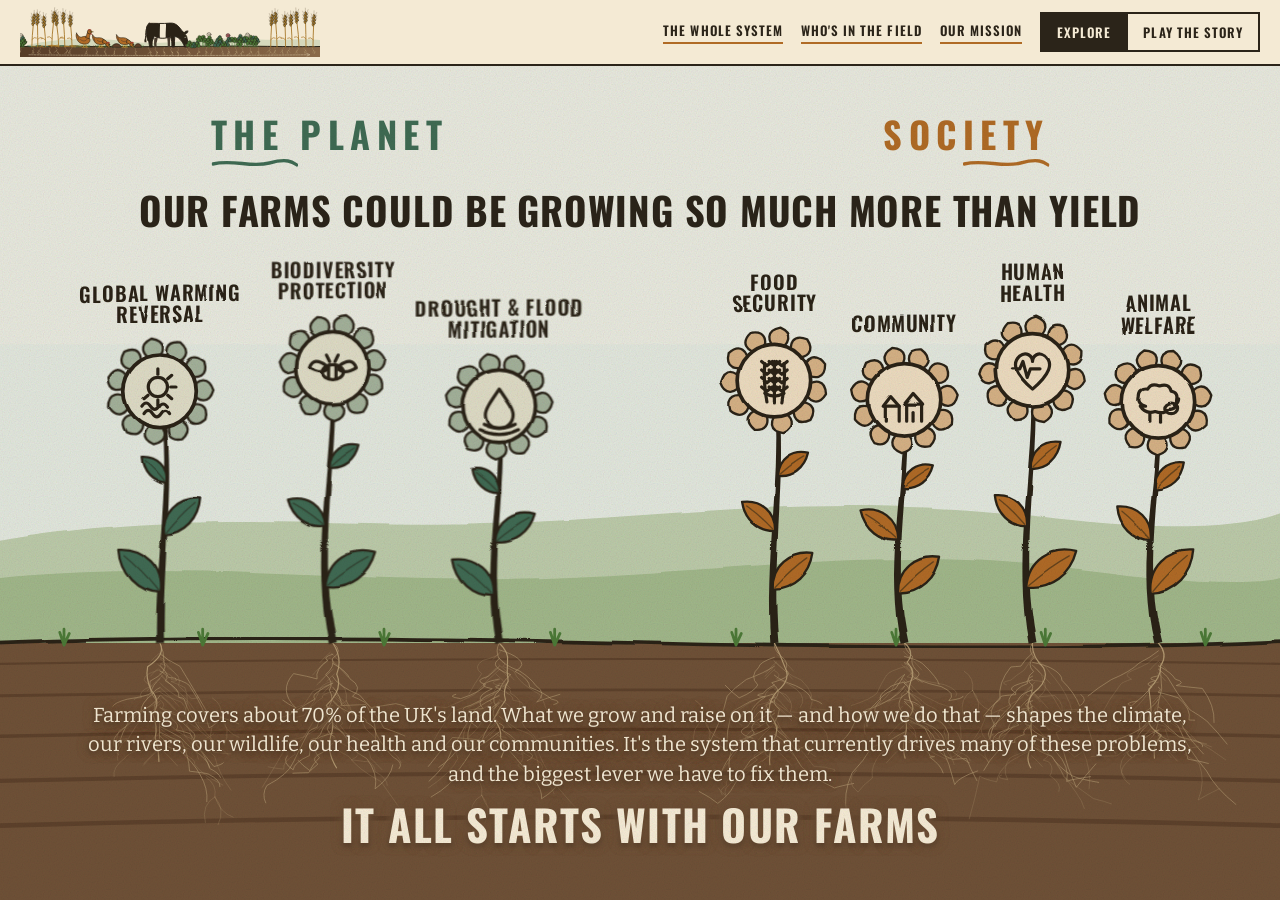
<file: index.html>
<!doctype html>
<html lang="en-GB">
<head>
  <meta charset="utf-8">
  <meta name="viewport" content="width=device-width, initial-scale=1">
  <meta name="description" content="An interactive infographic: food and farming as the ground everything grows from — how today's system harms the planet and society, and how a better one could help.">
  <title>Food &amp; Farming: it all grows on our farms</title>

  <link rel="preconnect" href="https://fonts.googleapis.com">
  <link rel="preconnect" href="https://fonts.gstatic.com" crossorigin>
  <link rel="stylesheet"
    href="https://fonts.googleapis.com/css2?family=Bitter:ital,wght@0,400;0,600;0,700;1,400&family=Oswald:wght@400;500;600;700&display=swap">

  <link rel="stylesheet" href="css/styles.css">
</head>
<body>
  <!-- reusable "hand-drawn" filters, referenced from CSS as filter:url(#rough) -->
  <svg width="0" height="0" class="fs-defs" aria-hidden="true" focusable="false">
    <defs>
      <filter id="rough" x="-6%" y="-6%" width="112%" height="112%">
        <feTurbulence type="fractalNoise" baseFrequency="0.012 0.017" numOctaves="2" seed="7" result="n"/>
        <feDisplacementMap in="SourceGraphic" in2="n" scale="4" xChannelSelector="R" yChannelSelector="G"/>
      </filter>
      <filter id="rough-strong" x="-8%" y="-8%" width="116%" height="116%">
        <feTurbulence type="fractalNoise" baseFrequency="0.02" numOctaves="2" seed="3" result="n"/>
        <feDisplacementMap in="SourceGraphic" in2="n" scale="7" xChannelSelector="R" yChannelSelector="G"/>
      </filter>
    </defs>
  </svg>

  <header class="fs-header">
    <img class="fs-logo" src="assets/img/regen-cycle.svg" alt="Food &amp; Farming" width="300" height="50">
    <nav class="fs-nav" aria-label="Site">
      <a class="fs-nav-link" href="systems.html">The whole system</a>
      <a class="fs-nav-link" href="organisations.html">Who's in the field</a>
      <a class="fs-nav-link" href="mission.html">Our mission</a>
      <div class="fs-mode" role="group" aria-label="View mode">
        <button type="button" data-mode="explore" class="is-active" aria-pressed="true">Explore</button>
        <button type="button" data-mode="movie" aria-pressed="false">Play the story</button>
      </div>
    </nav>
  </header>

  <main class="fs-scene" id="scene">
    <div class="fs-intro" id="intro"><!-- title + lede injected from FS.meta --></div>
    <div id="diagram" class="fs-field" aria-label="The field: impact areas growing from food and farming"><!-- SVG or accordion injected by diagram.js --></div>
    <div id="groups" class="fs-groups" aria-hidden="true"><!-- group headings injected by diagram.js --></div>
    <p id="banner" class="fs-banner">Our farms could be growing so much more than yield</p>
    <section id="detail" class="fs-detail" hidden aria-live="polite"><!-- detail.js --></section>
  </main>

  <div id="caption" class="fs-caption" hidden><!-- scenes.js --></div>
  <div id="playback" class="fs-playback" hidden><!-- scenes.js --></div>
  <div id="chapter" class="fs-chapter" hidden aria-hidden="true"><!-- chapter.js --></div>

  <div class="fs-grain" aria-hidden="true"></div>

  <!-- classic scripts, deferred: run in order, after parse, before DOMContentLoaded -->
  <script defer src="js/util.js"></script>
  <script defer src="js/glyphs.js"></script>
  <script defer src="data/areas.js"></script>
  <script defer src="data/scenes.js"></script>
  <script defer src="js/diagram.js"></script>
  <script defer src="js/detail.js"></script>
  <script defer src="js/chapter.js"></script>
  <script defer src="js/scenes.js"></script>
  <script defer src="js/main.js"></script>
</body>
</html>
</file>
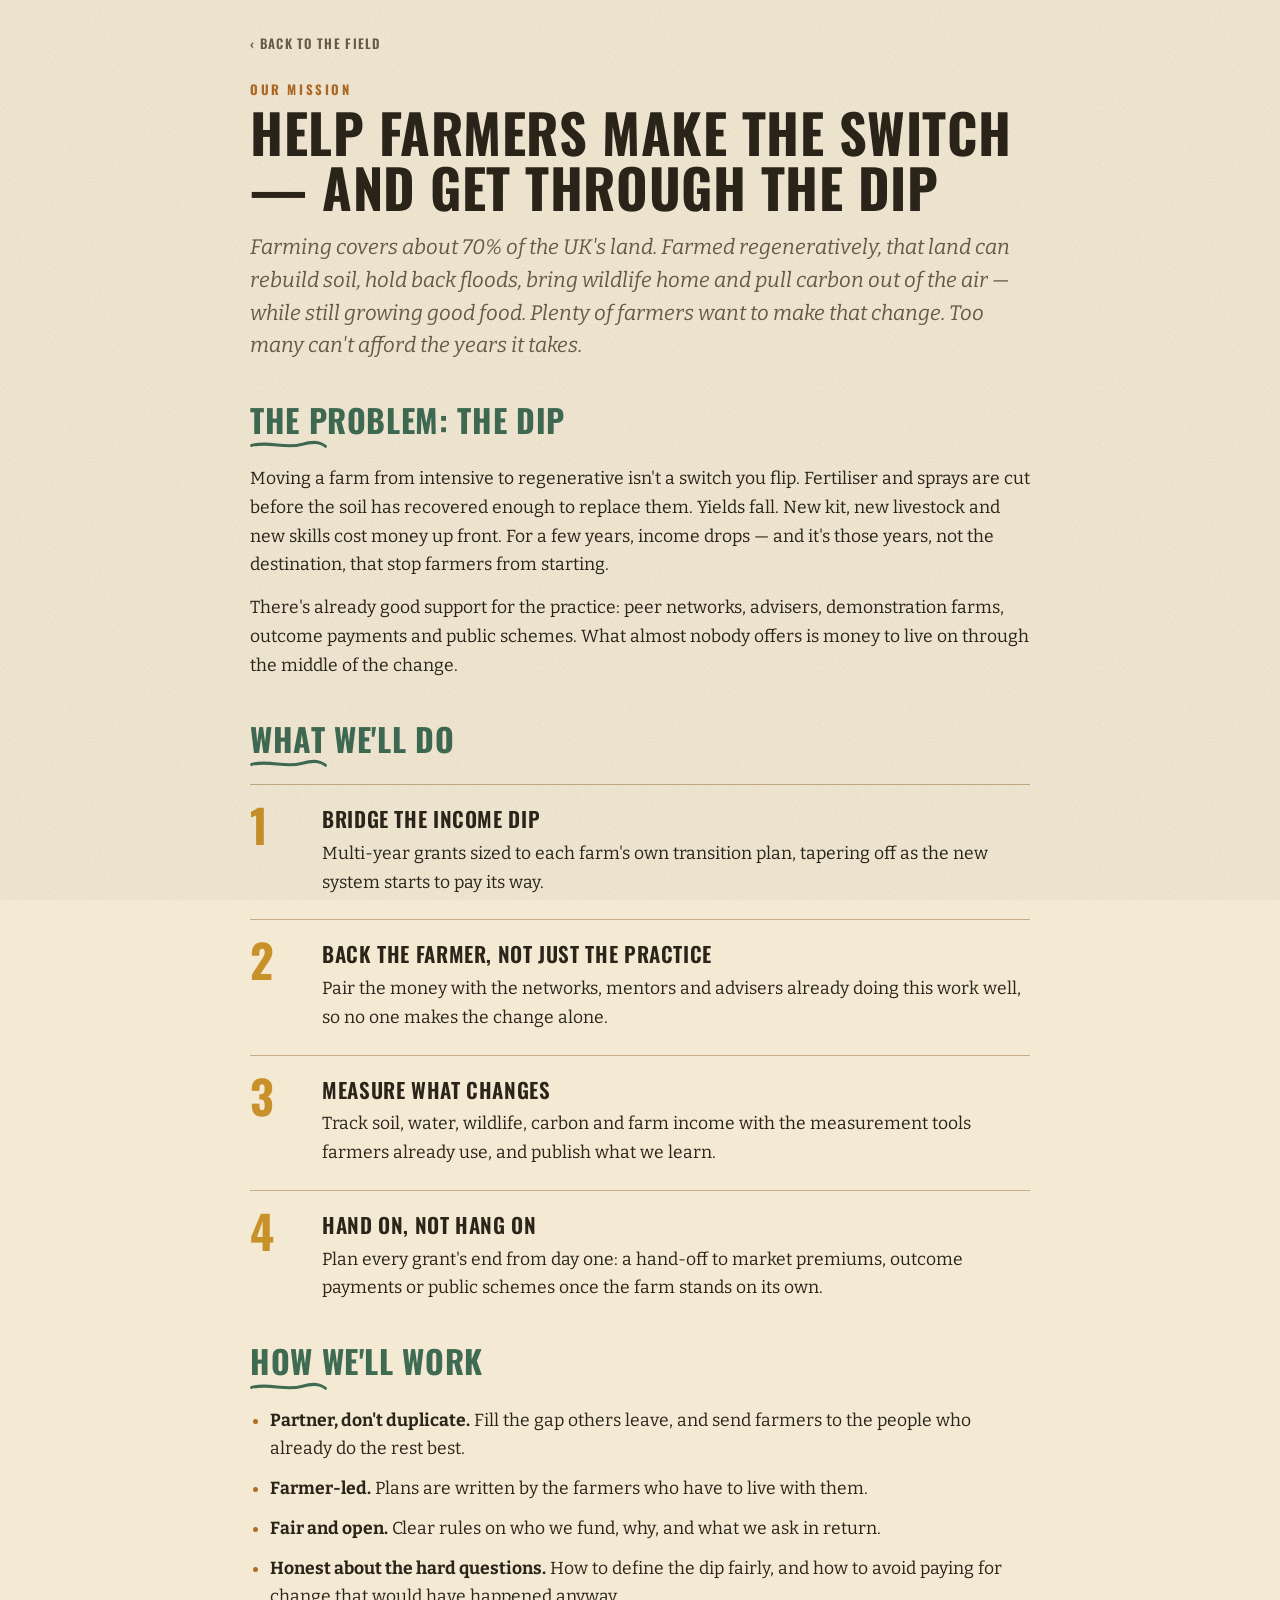
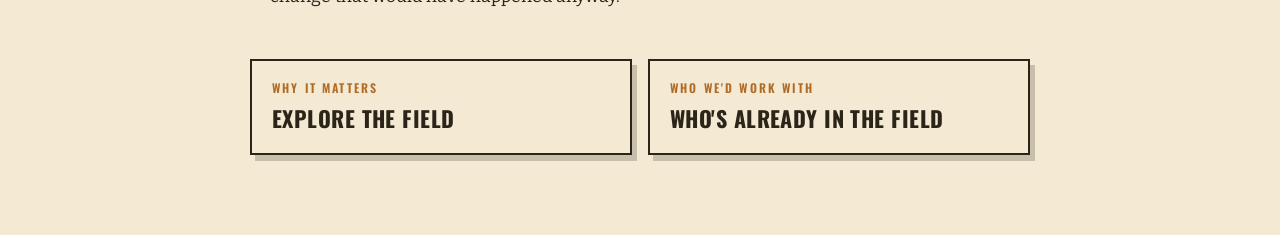
<file: mission.html>
<!doctype html>
<html lang="en-GB">
<head>
  <meta charset="utf-8">
  <meta name="viewport" content="width=device-width, initial-scale=1">
  <meta name="description" content="Our mission: help UK farmers make the switch from intensive to regenerative farming by funding them through the income dip of the transition.">
  <title>Our mission</title>

  <link rel="preconnect" href="https://fonts.googleapis.com">
  <link rel="preconnect" href="https://fonts.gstatic.com" crossorigin>
  <link rel="stylesheet"
    href="https://fonts.googleapis.com/css2?family=Bitter:ital,wght@0,400;0,600;0,700;1,400&family=Oswald:wght@400;500;600;700&display=swap">
  <link rel="stylesheet" href="css/styles.css">
</head>
<body class="fs-page-body">
  <!-- FIRST DRAFT copy for Guy to edit. No figures beyond the one already in
       data/areas.js (farming ~70% of UK land). -->
  <main class="fs-page">
    <a class="fs-back" href="index.html">‹ Back to the field</a>

    <header class="fs-page-head">
      <p class="fs-eyebrow">Our mission</p>
      <h1 class="fs-page-title">Help farmers make the switch — and get through the dip</h1>
      <p class="fs-page-lede">
        Farming covers about 70% of the UK's land. Farmed regeneratively, that land can
        rebuild soil, hold back floods, bring wildlife home and pull carbon out of the air —
        while still growing good food. Plenty of farmers want to make that change. Too many
        can't afford the years it takes.
      </p>
    </header>

    <section class="fs-page-sec">
      <h2 class="fs-page-h2">The problem: the dip</h2>
      <p>
        Moving a farm from intensive to regenerative isn't a switch you flip. Fertiliser and
        sprays are cut before the soil has recovered enough to replace them. Yields fall.
        New kit, new livestock and new skills cost money up front. For a few years, income
        drops — and it's those years, not the destination, that stop farmers from starting.
      </p>
      <p>
        There's already good support for the practice: peer networks, advisers,
        demonstration farms, outcome payments and public schemes. What almost nobody offers
        is money to live on through the middle of the change.
      </p>
    </section>

    <section class="fs-page-sec">
      <h2 class="fs-page-h2">What we'll do</h2>
      <ol class="fs-aims">
        <li>
          <h3>Bridge the income dip</h3>
          <p>Multi-year grants sized to each farm's own transition plan, tapering off as the
            new system starts to pay its way.</p>
        </li>
        <li>
          <h3>Back the farmer, not just the practice</h3>
          <p>Pair the money with the networks, mentors and advisers already doing this work
            well, so no one makes the change alone.</p>
        </li>
        <li>
          <h3>Measure what changes</h3>
          <p>Track soil, water, wildlife, carbon and farm income with the measurement tools
            farmers already use, and publish what we learn.</p>
        </li>
        <li>
          <h3>Hand on, not hang on</h3>
          <p>Plan every grant's end from day one: a hand-off to market premiums, outcome
            payments or public schemes once the farm stands on its own.</p>
        </li>
      </ol>
    </section>

    <section class="fs-page-sec">
      <h2 class="fs-page-h2">How we'll work</h2>
      <ul class="fs-principles">
        <li><b>Partner, don't duplicate.</b> Fill the gap others leave, and send farmers to
          the people who already do the rest best.</li>
        <li><b>Farmer-led.</b> Plans are written by the farmers who have to live with them.</li>
        <li><b>Fair and open.</b> Clear rules on who we fund, why, and what we ask in return.</li>
        <li><b>Honest about the hard questions.</b> How to define the dip fairly, and how to
          avoid paying for change that would have happened anyway.</li>
      </ul>
    </section>

    <nav class="fs-page-next" aria-label="Keep exploring">
      <a class="fs-page-card" href="index.html">
        <span class="fs-page-card-kicker">Why it matters</span>
        <span class="fs-page-card-title">Explore the field</span>
      </a>
      <a class="fs-page-card" href="organisations.html">
        <span class="fs-page-card-kicker">Who we'd work with</span>
        <span class="fs-page-card-title">Who's already in the field</span>
      </a>
    </nav>
  </main>

  <div class="fs-grain" aria-hidden="true"></div>
</body>
</html>
</file>
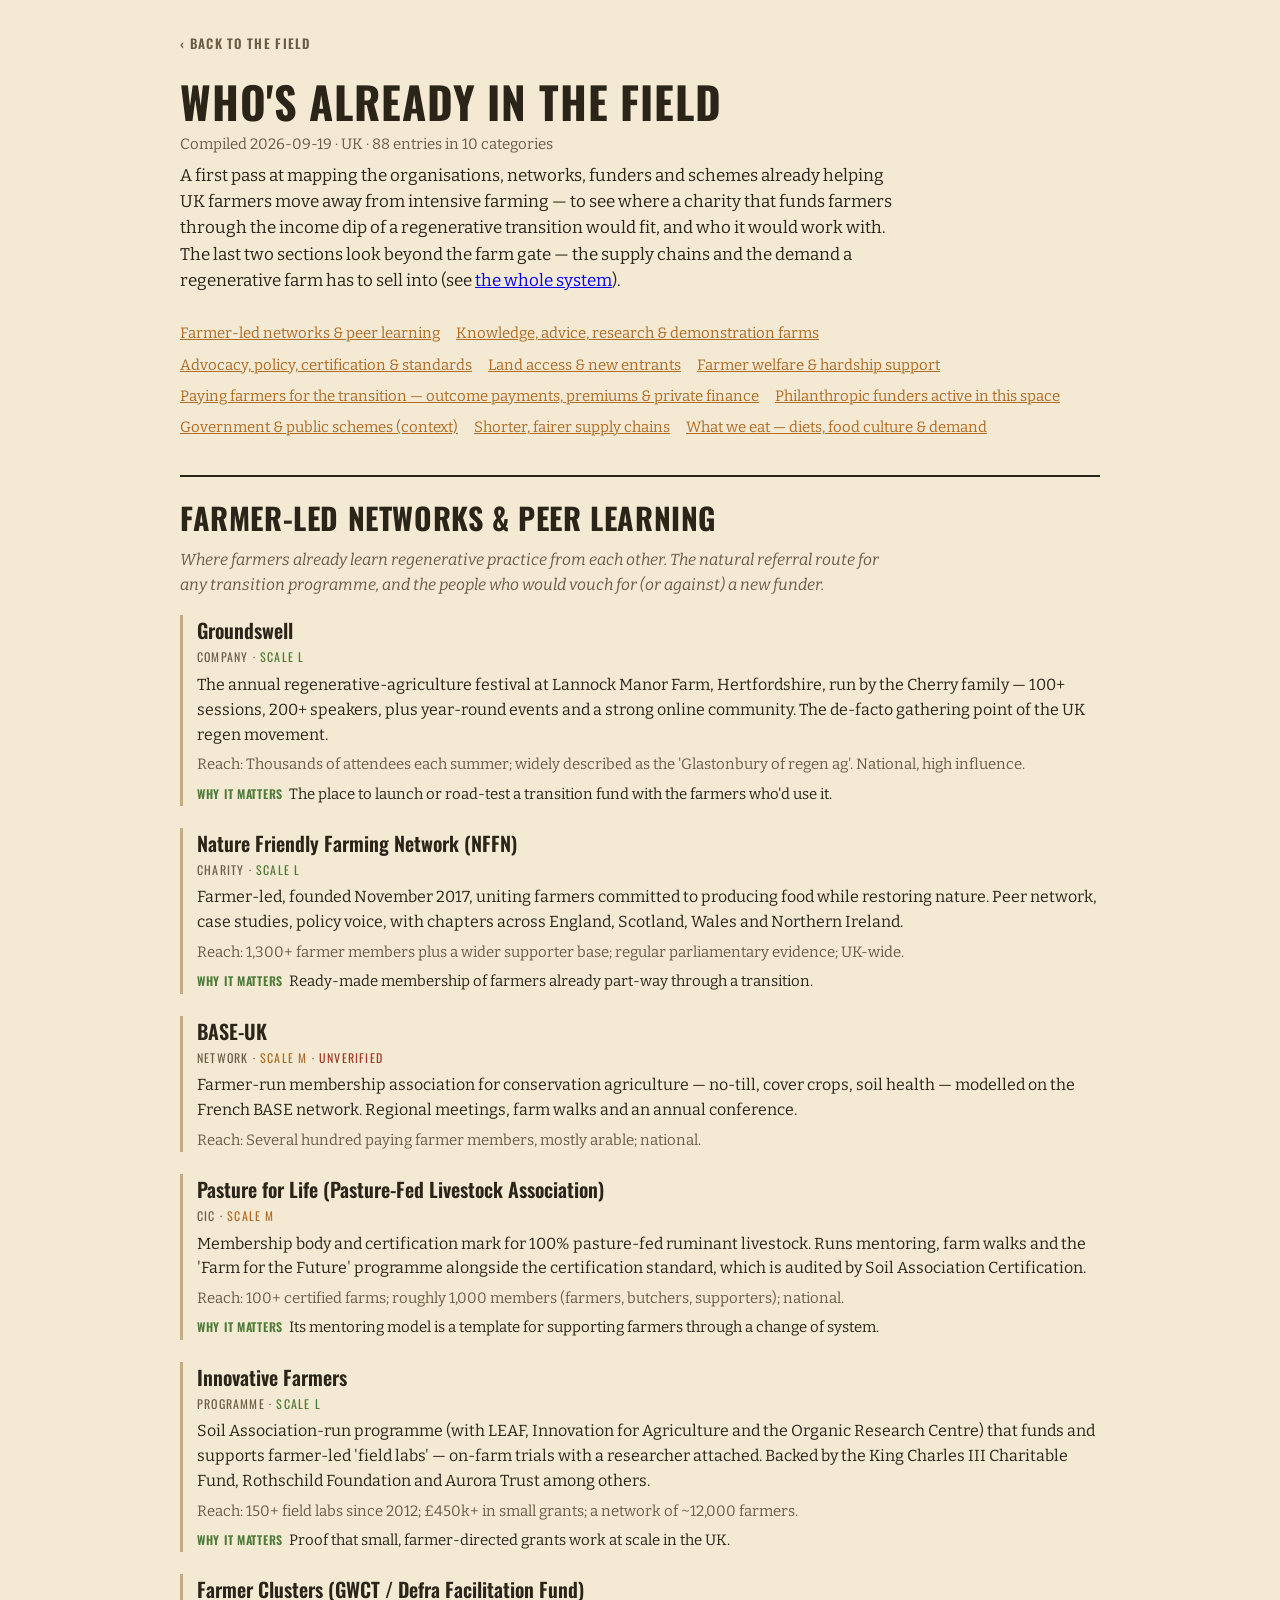
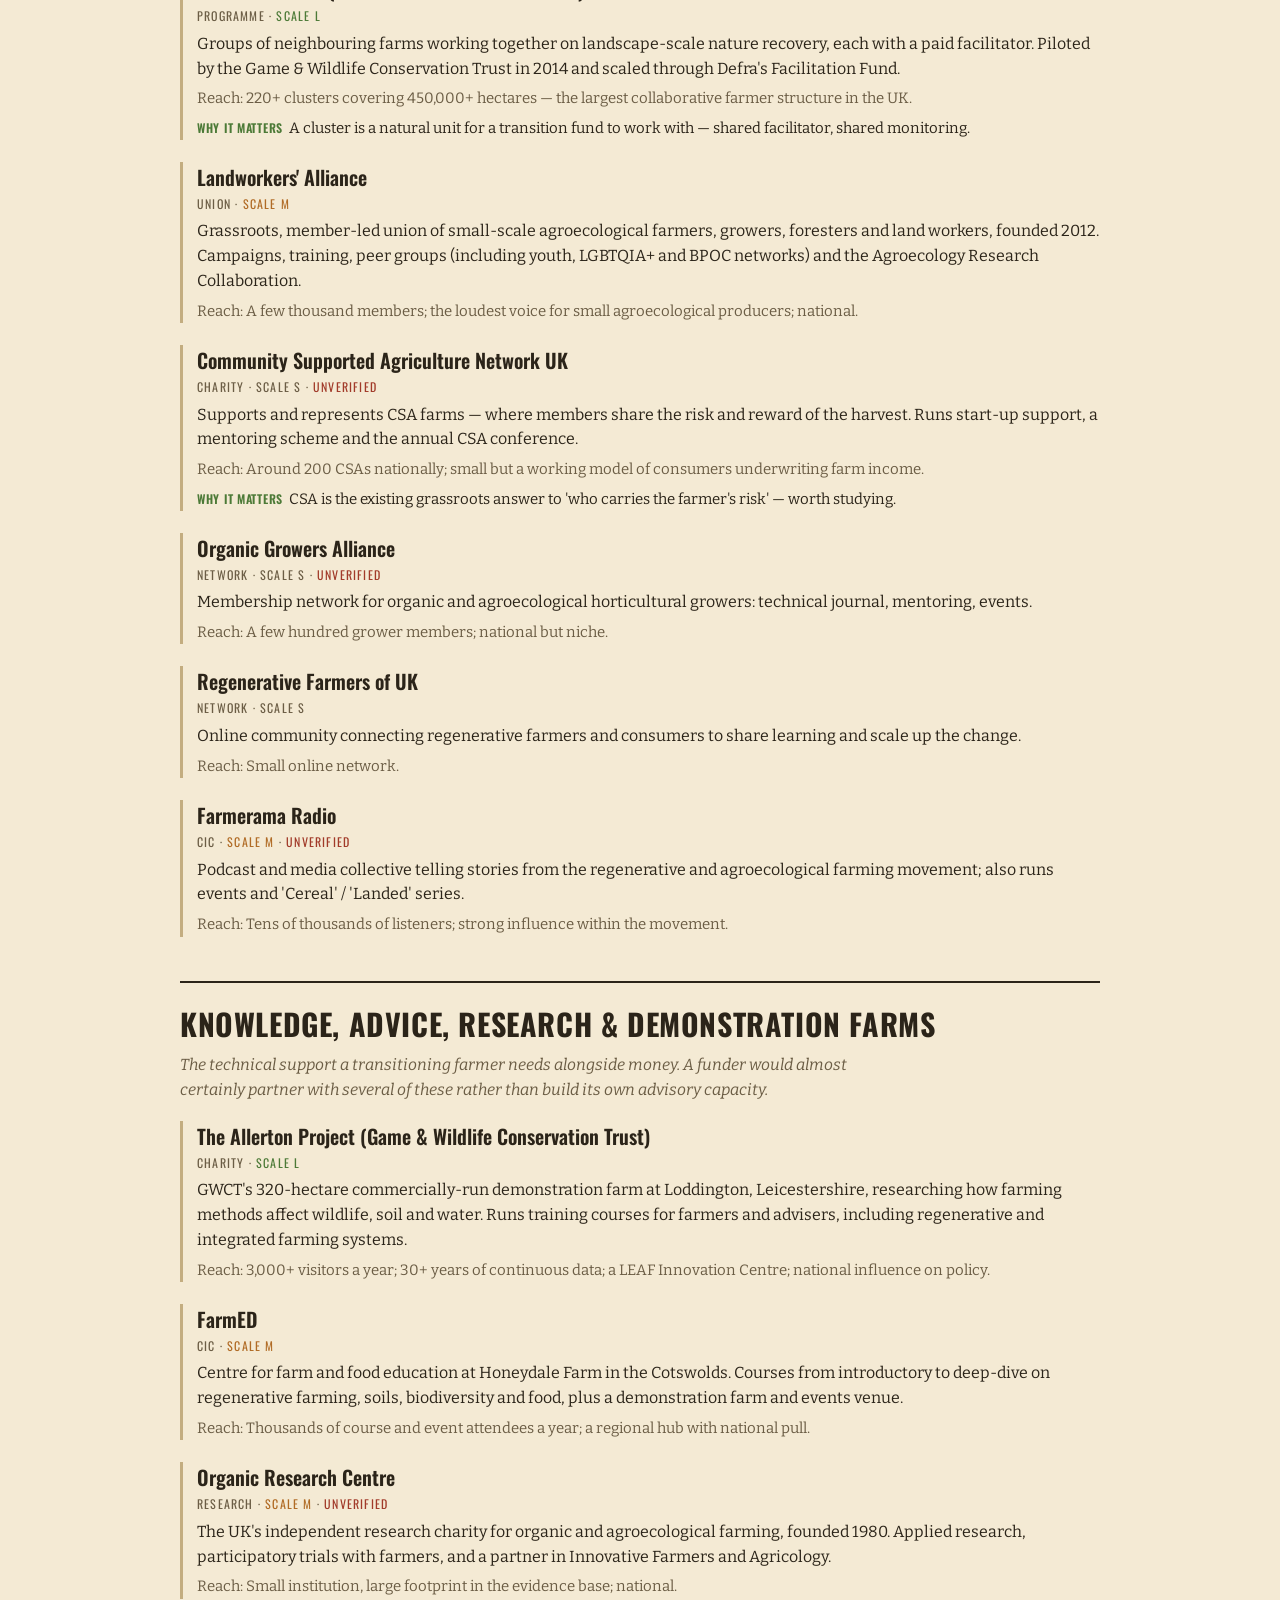
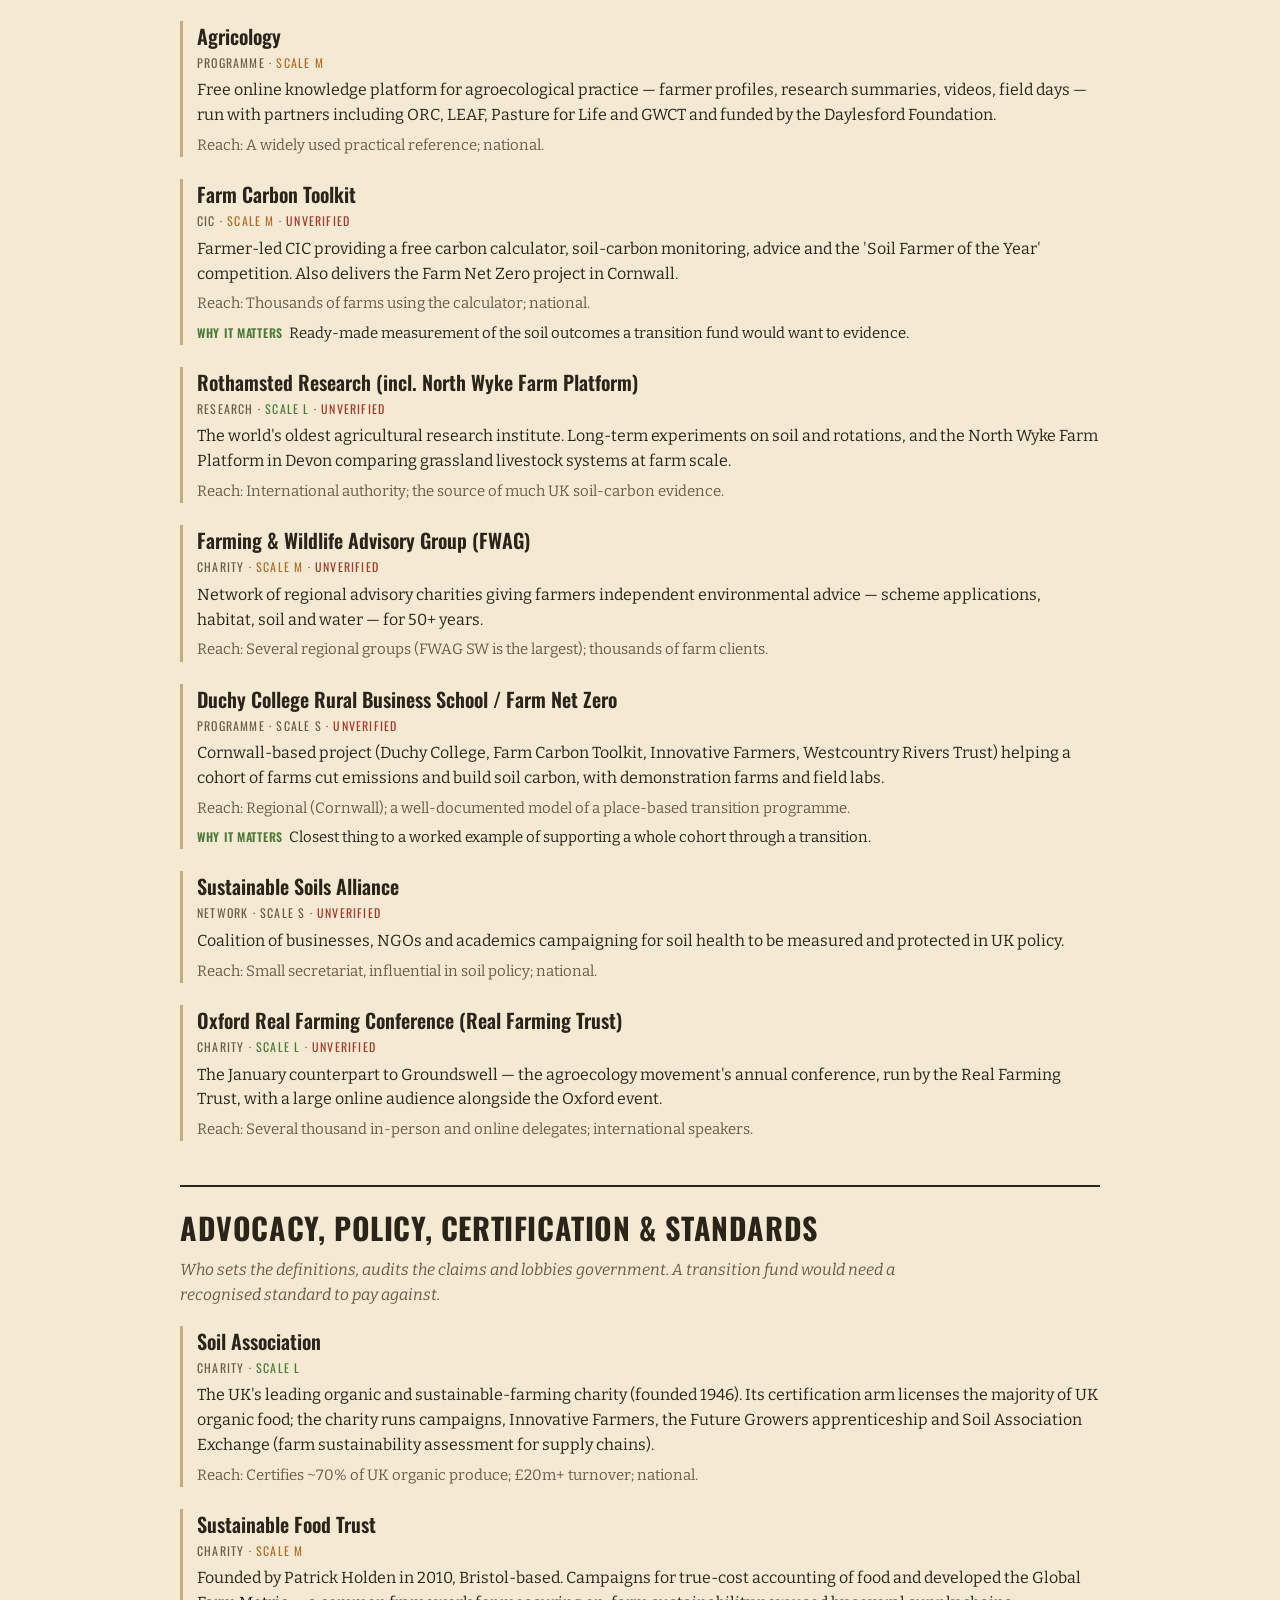
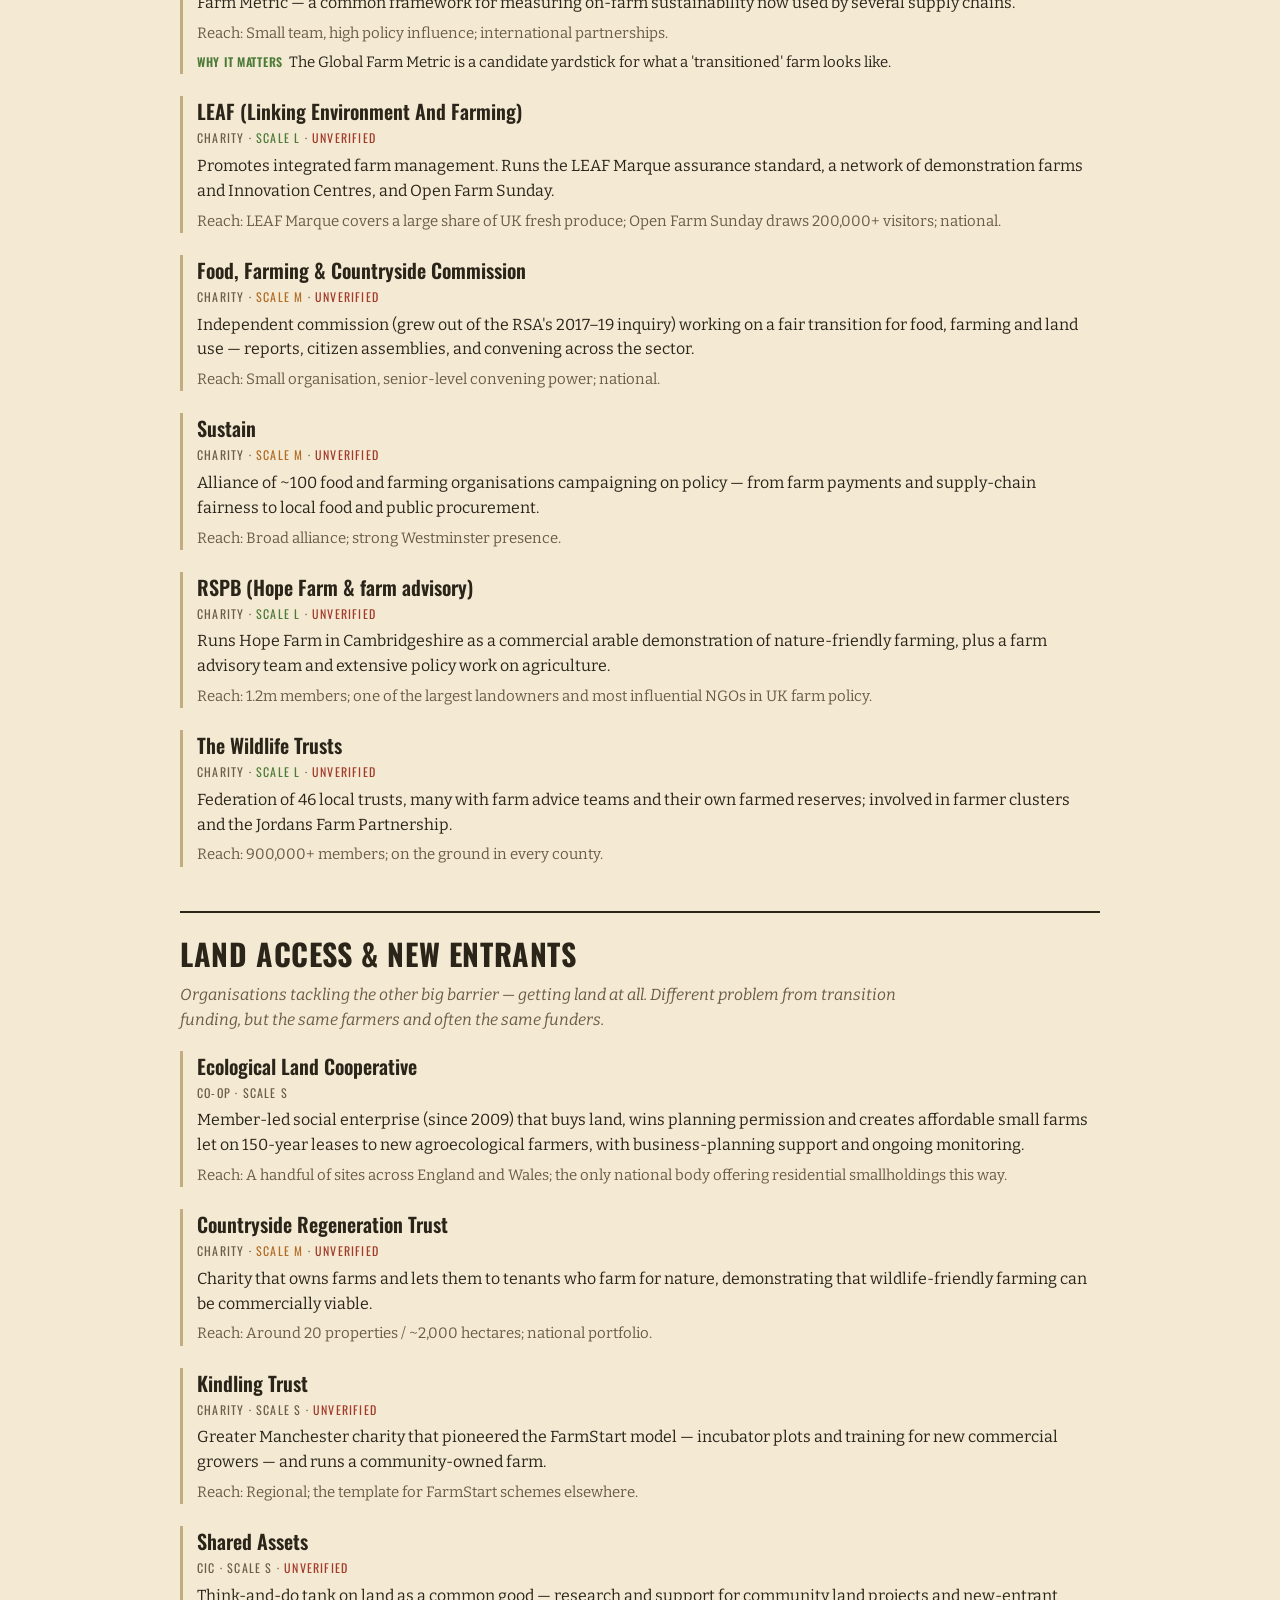
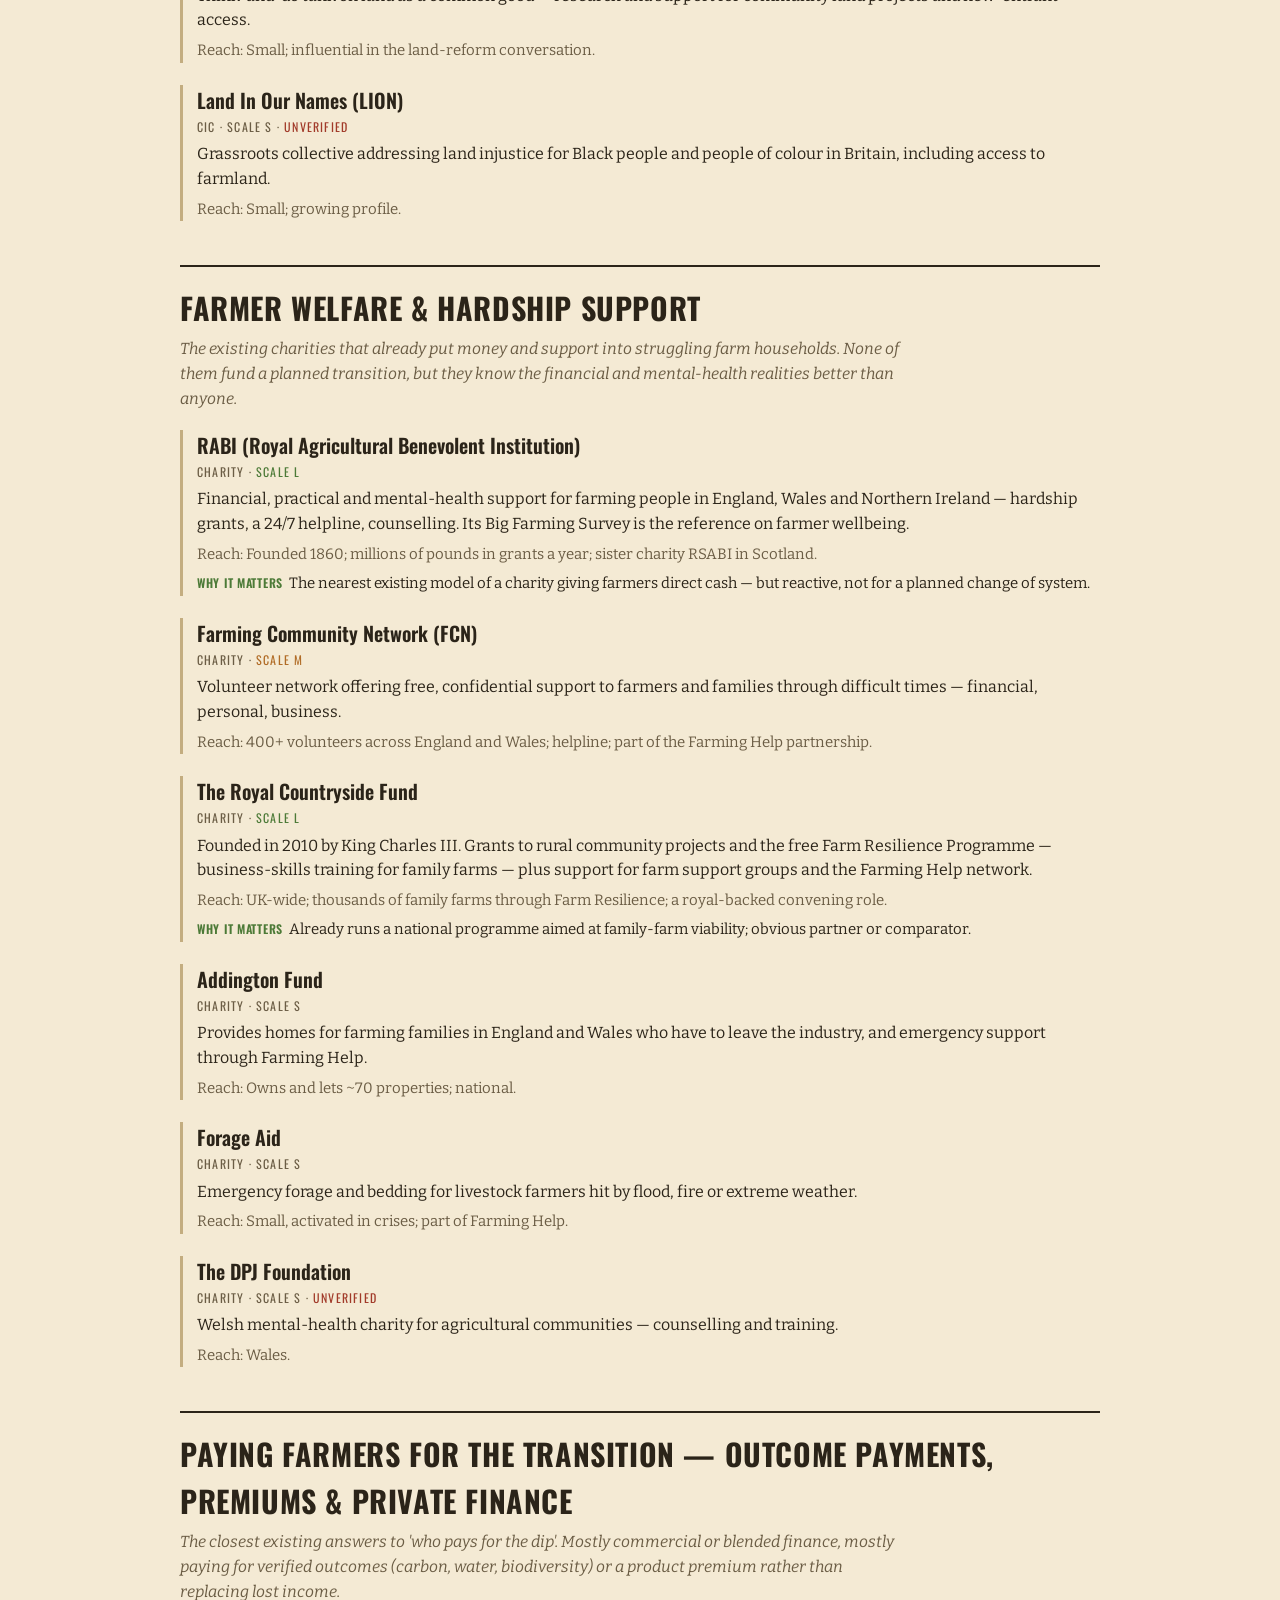
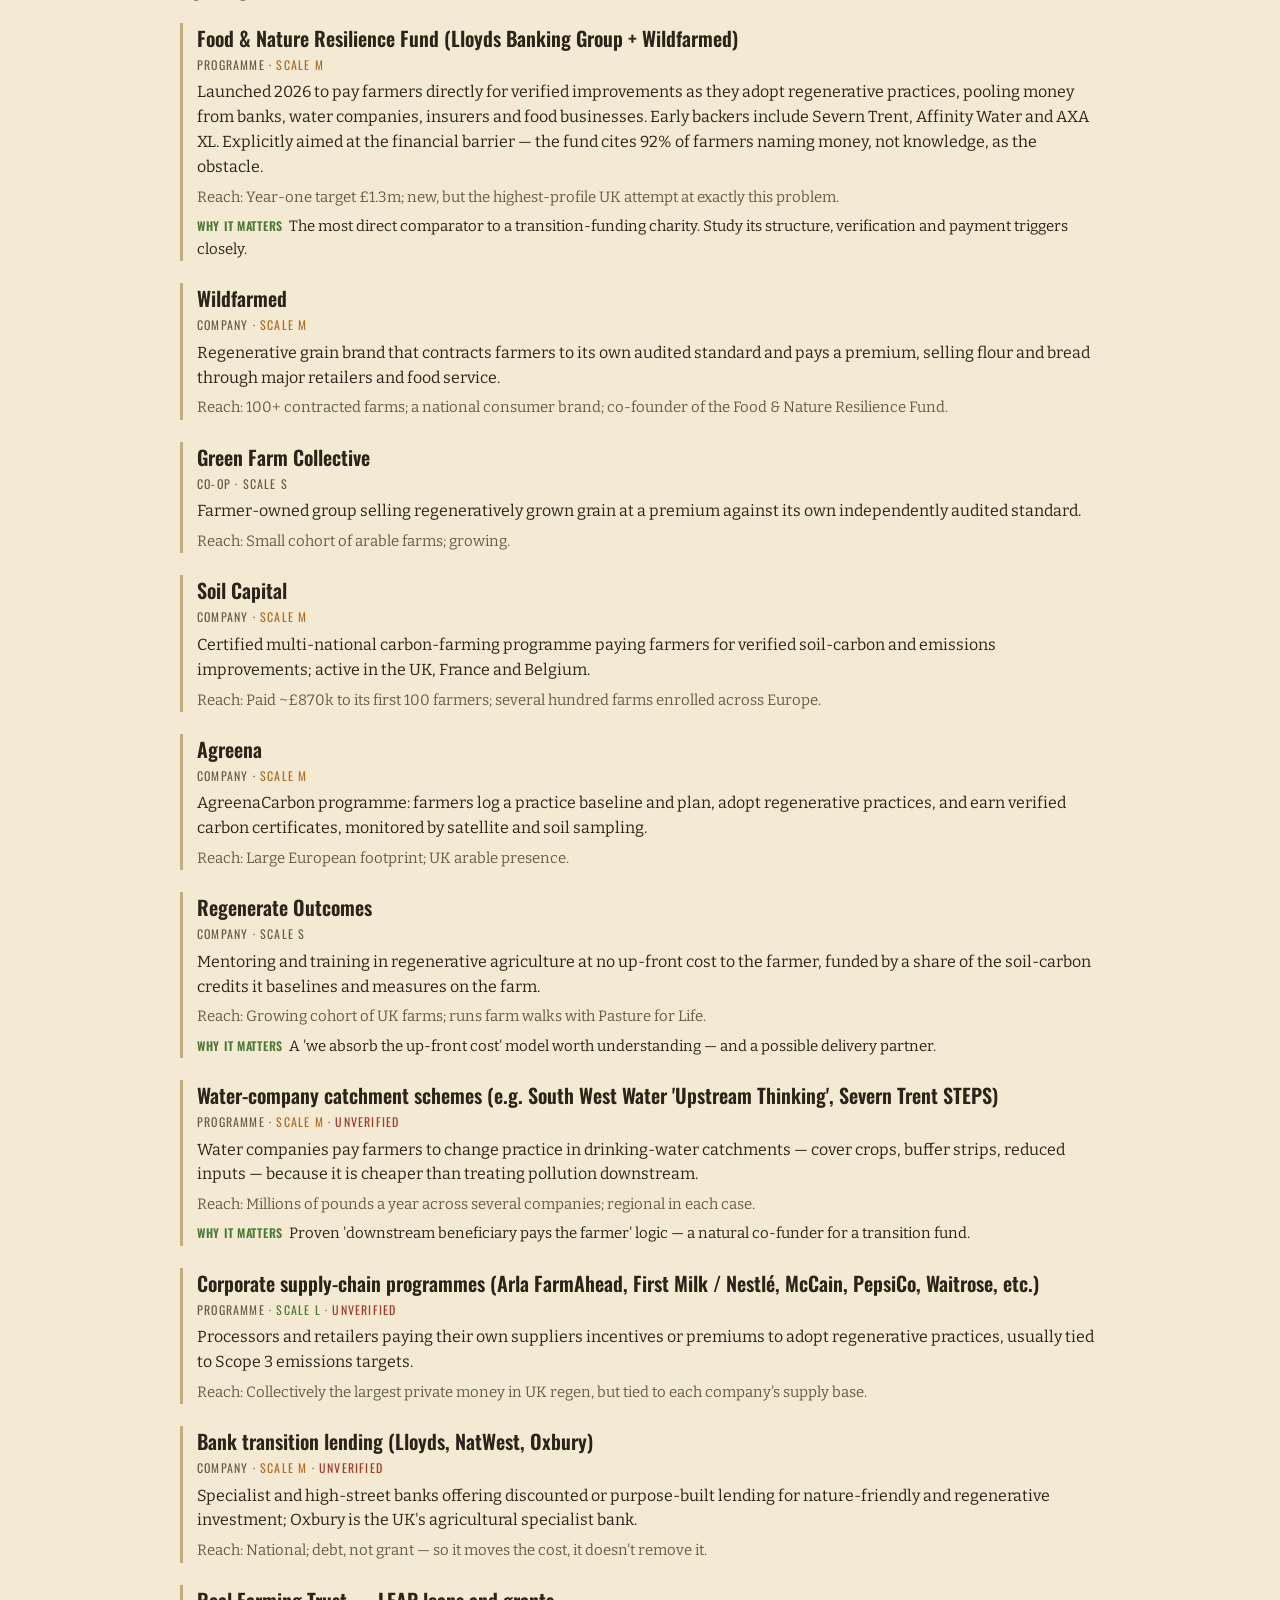
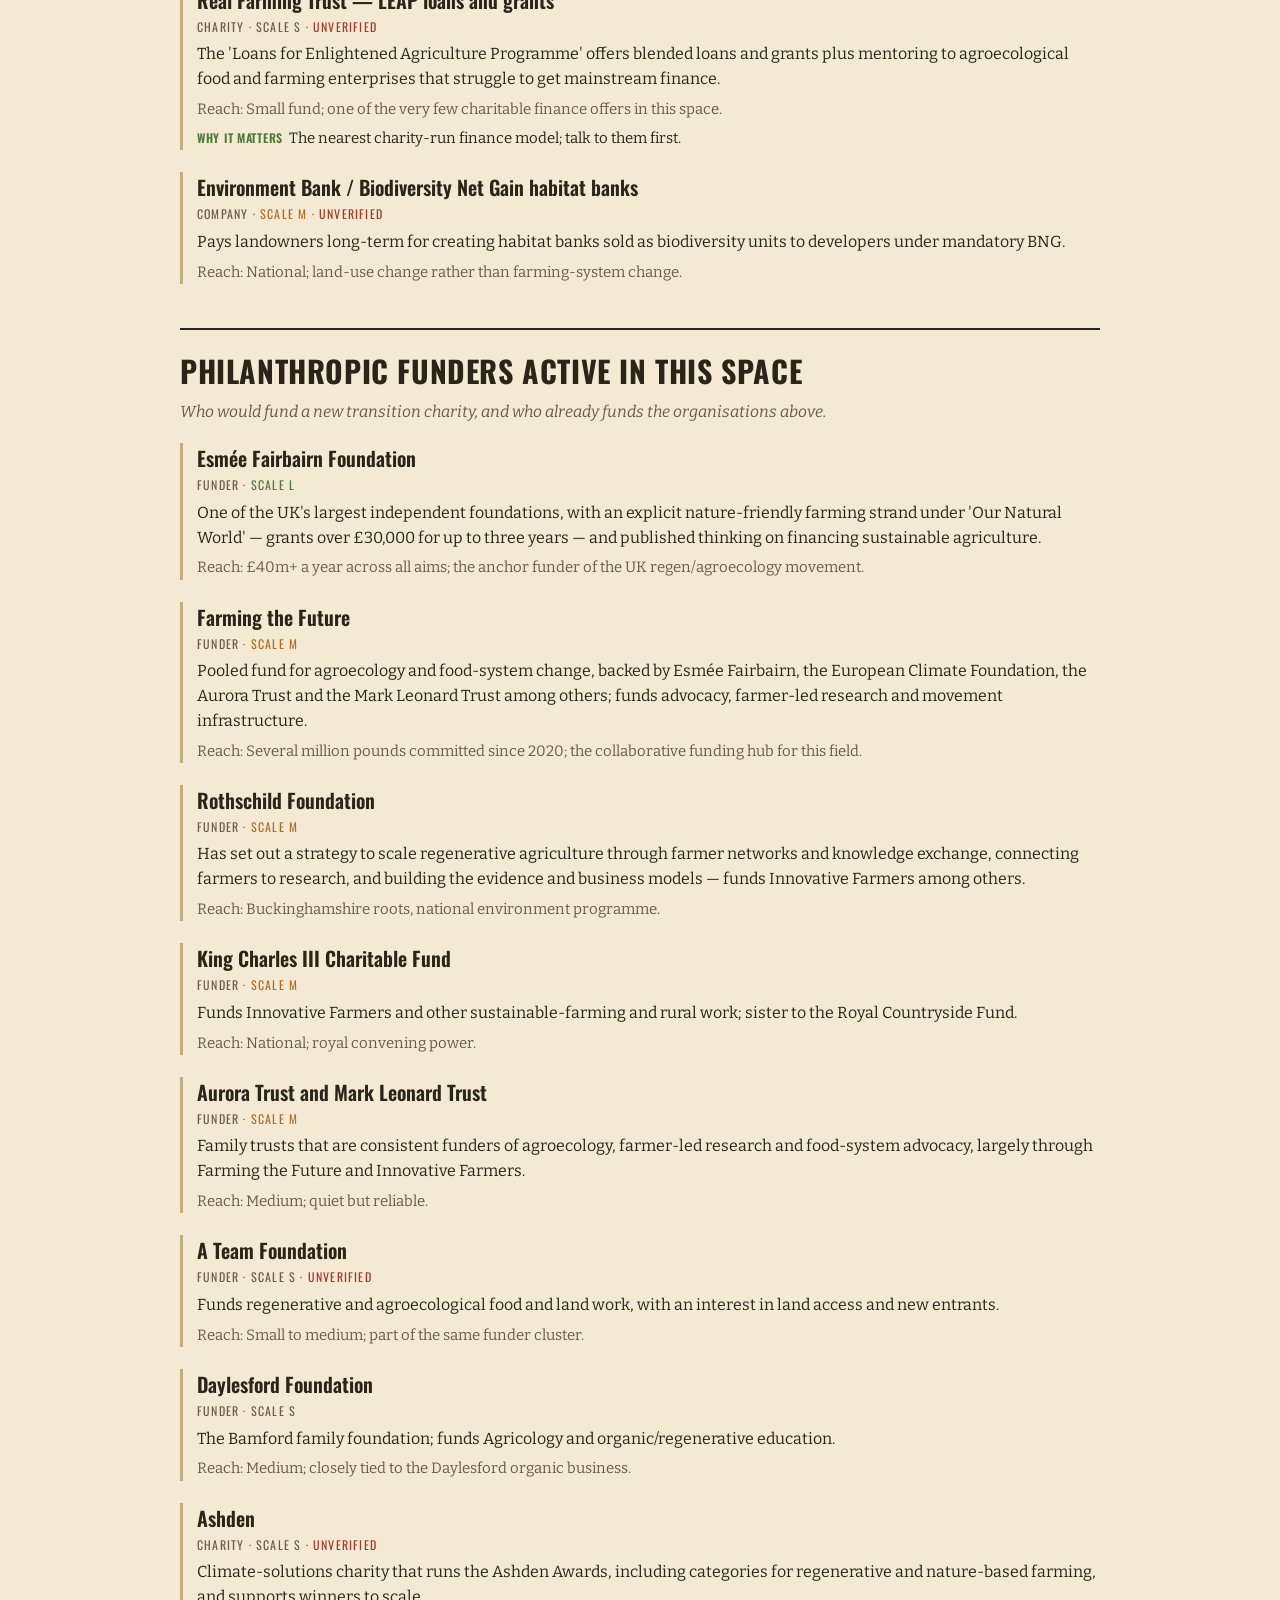
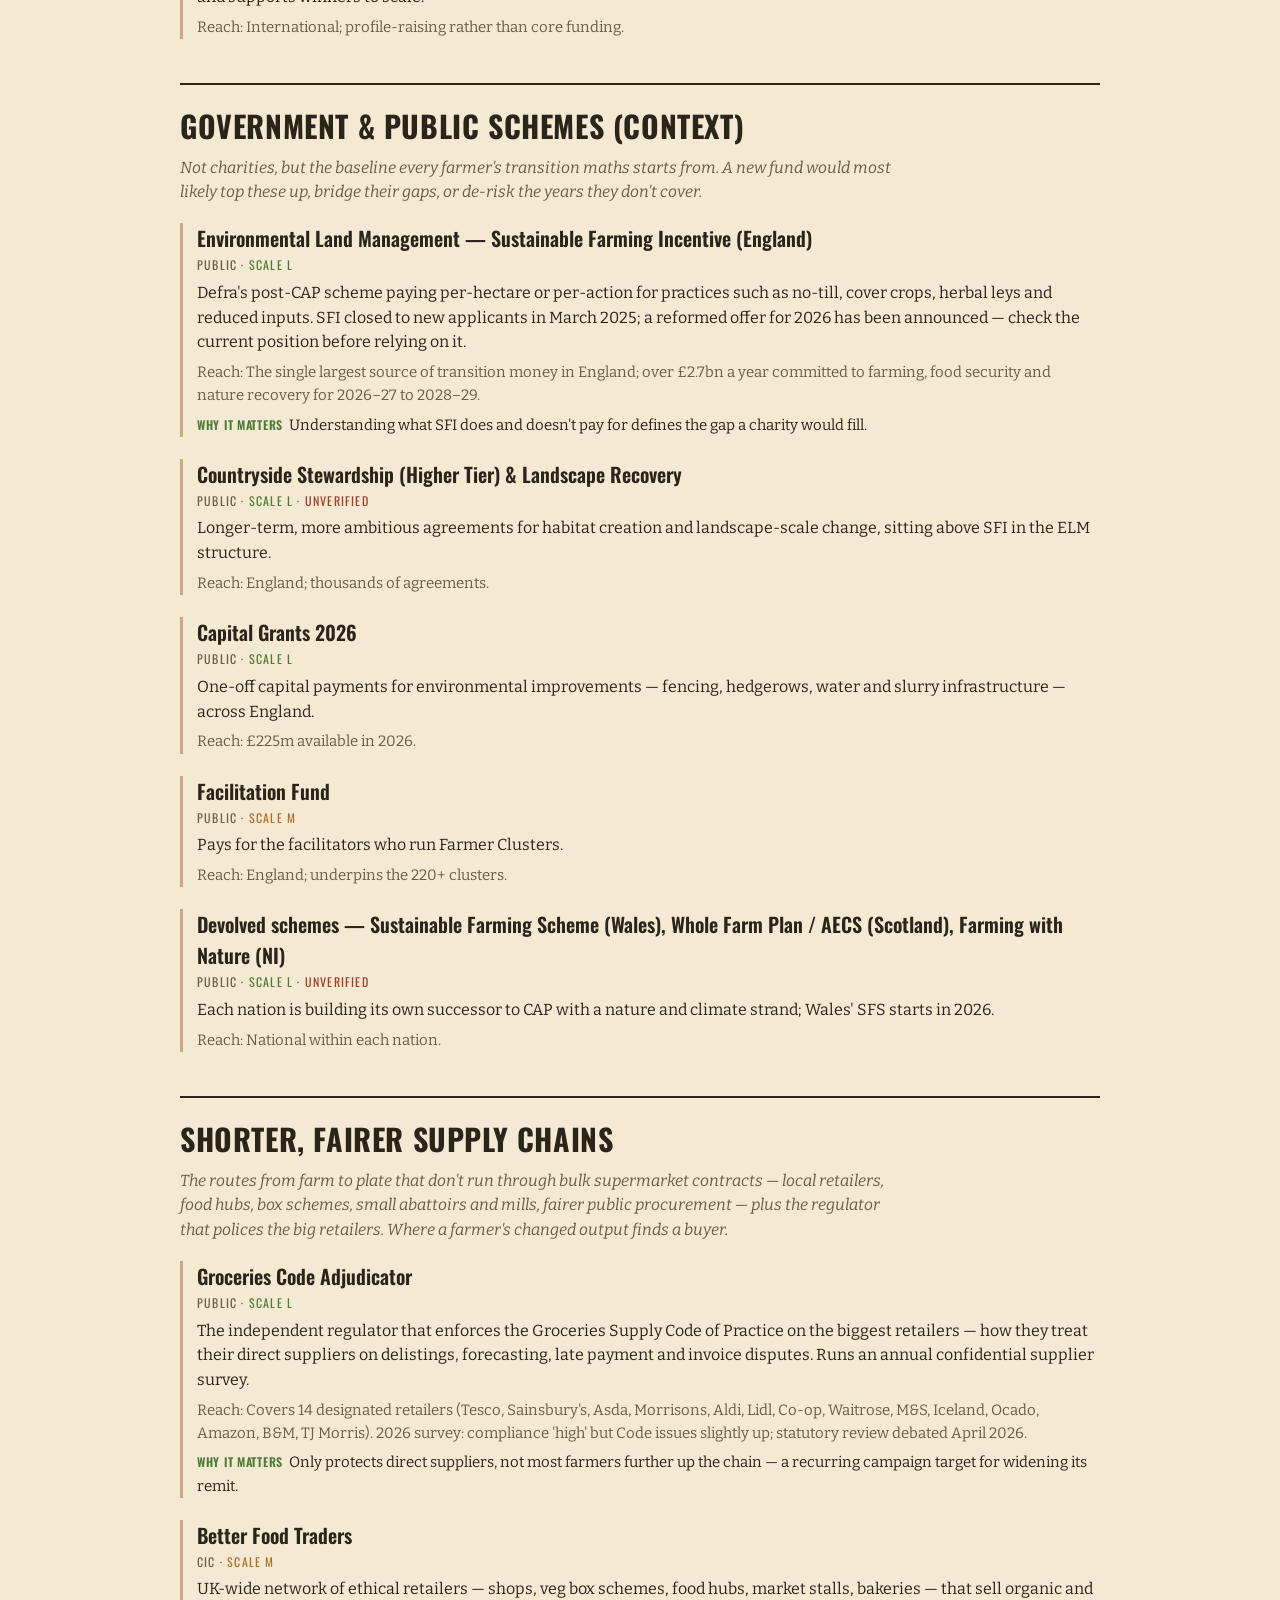
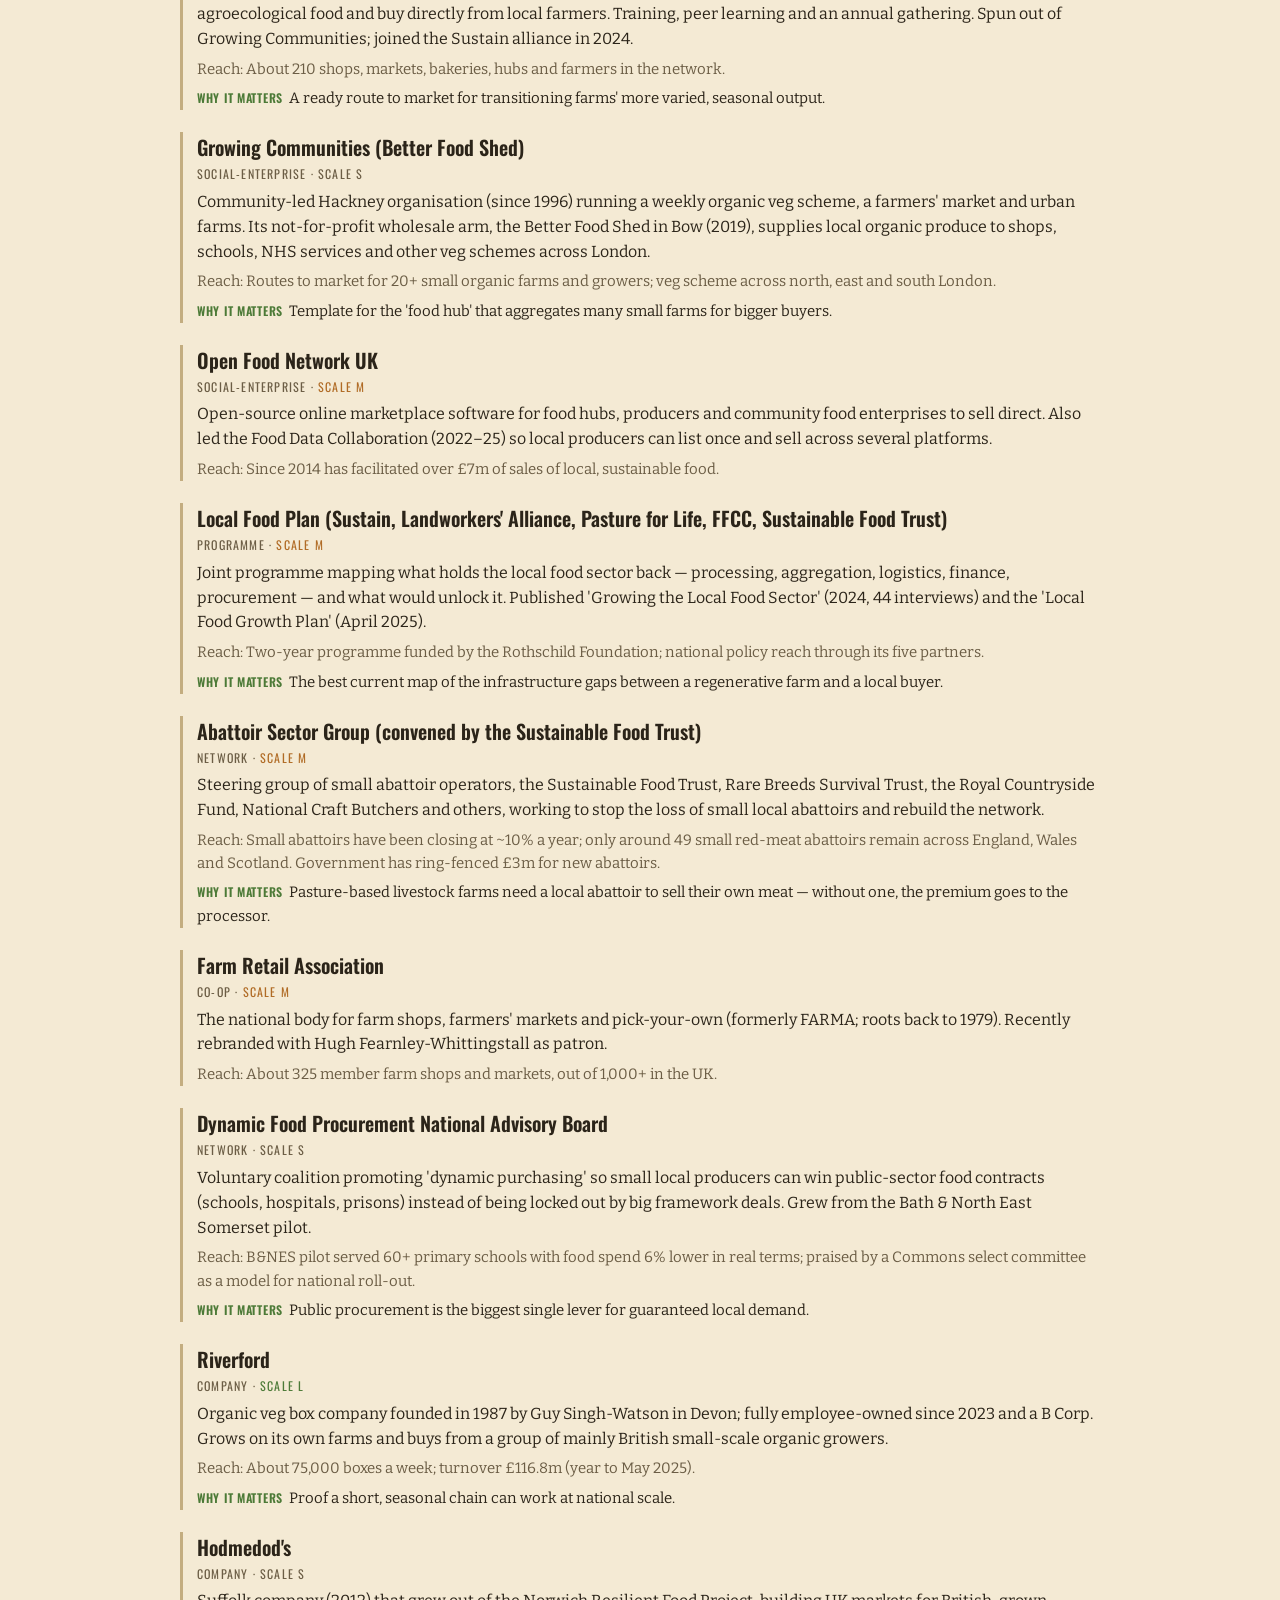
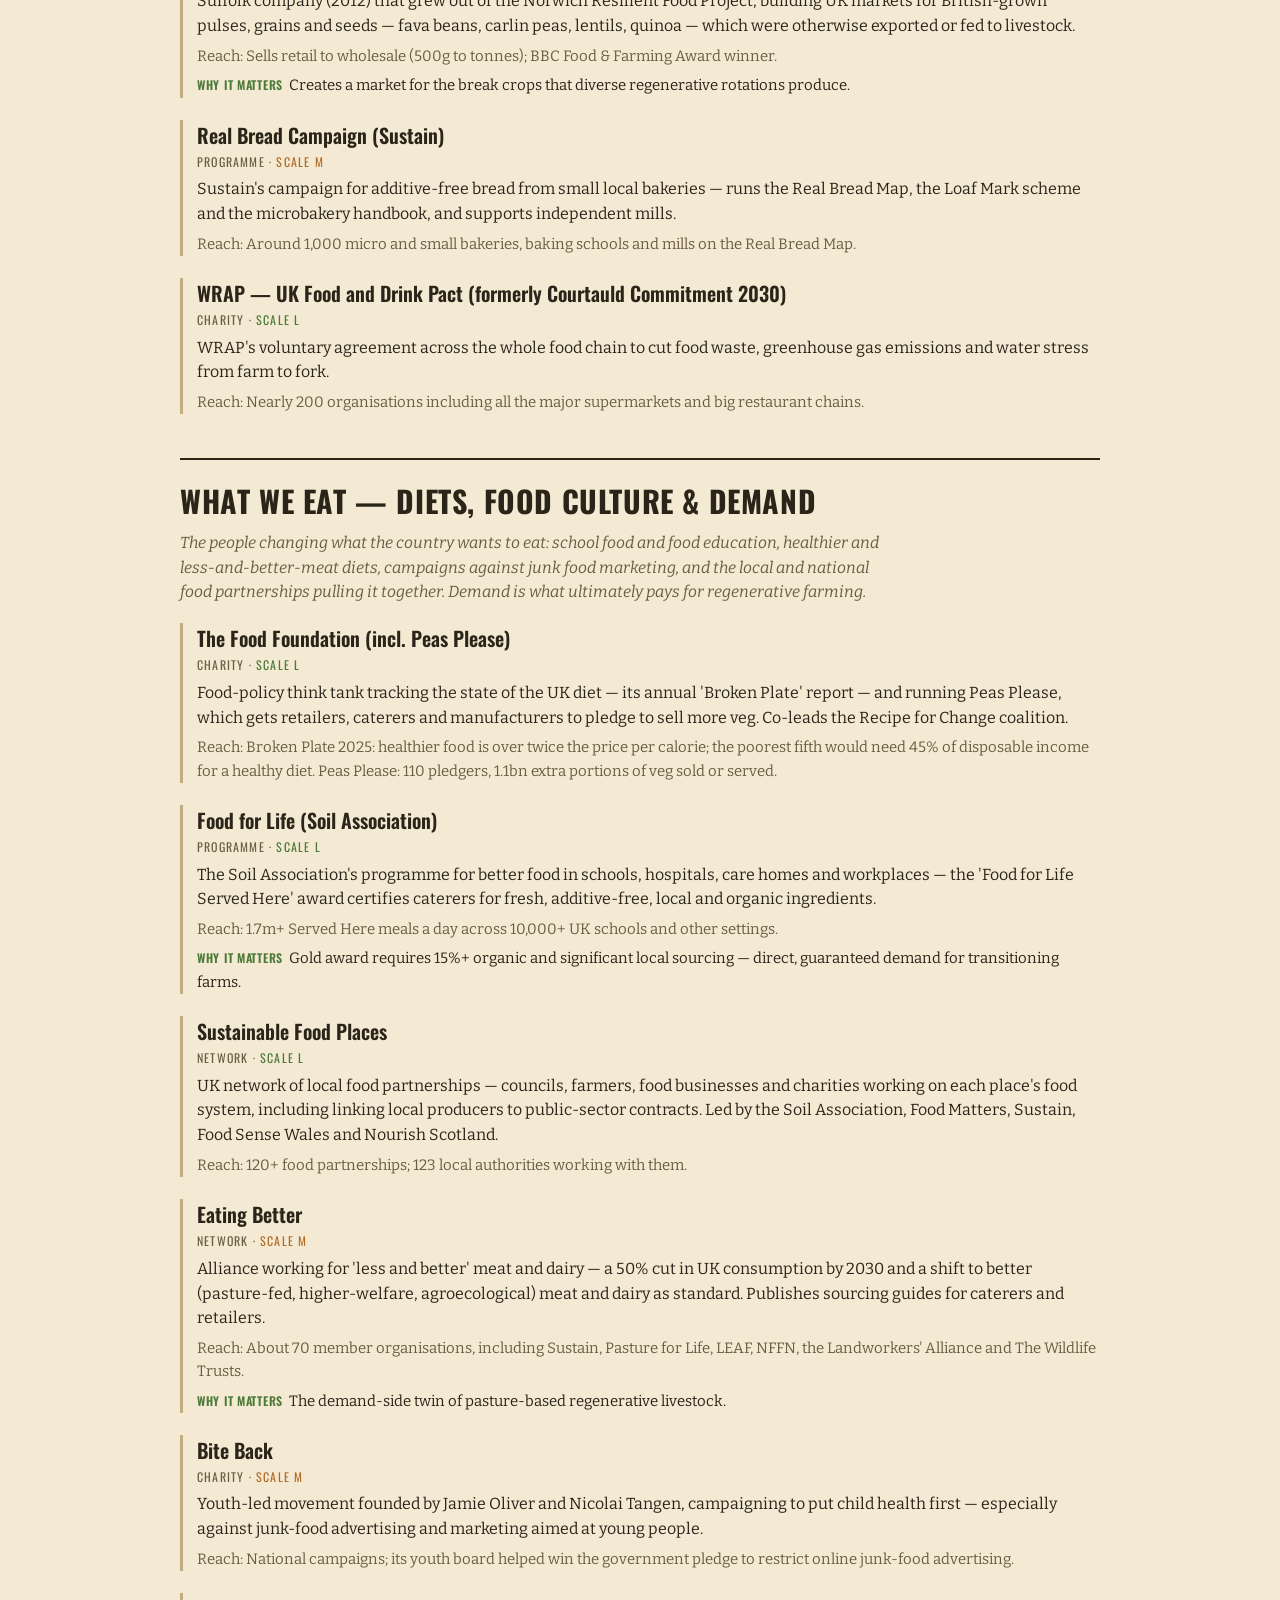
<file: organisations.html>
<!doctype html>
<html lang="en-GB">
<head>
  <meta charset="utf-8">
  <meta name="viewport" content="width=device-width, initial-scale=1">
  <meta name="description" content="Who is already helping UK farmers move from intensive to regenerative farming — networks, advisers, certifiers, funders, land-access bodies, welfare charities, outcome-payers and public schemes.">
  <title>Who's already in the field</title>

  <link rel="preconnect" href="https://fonts.googleapis.com">
  <link rel="preconnect" href="https://fonts.gstatic.com" crossorigin>
  <link rel="stylesheet"
    href="https://fonts.googleapis.com/css2?family=Bitter:ital,wght@0,400;0,600;0,700;1,400&family=Oswald:wght@400;500;600;700&display=swap">
  <link rel="stylesheet" href="css/styles.css">

  <!-- first-pass page: deliberately plain. Styling to follow. -->
  <style>
    body { background: var(--paper); }
    .org-page { max-width: 960px; margin: 0 auto; padding: 32px 20px 80px; }
    .org-page h1 {
      font-family: var(--font-display); font-weight: 700; text-transform: uppercase;
      letter-spacing: 0.02em; font-size: clamp(28px, 4.4vw, 44px); line-height: 1.05; margin: 0 0 8px;
    }
    .org-meta { color: var(--ink-soft); margin: 0 0 6px; font-size: 15px; }
    .org-intro { max-width: 720px; font-size: 17px; margin: 0 0 28px; }
    .org-toc { margin: 0 0 36px; padding: 0; list-style: none; display: flex; flex-wrap: wrap; gap: 8px 16px; font-size: 15px; }
    .org-toc a { color: var(--society); }
    .org-cat { margin: 0 0 44px; }
    .org-cat h2 {
      font-family: var(--font-display); font-weight: 700; text-transform: uppercase;
      letter-spacing: 0.02em; font-size: clamp(22px, 3vw, 30px); margin: 0 0 6px;
      padding-top: 18px; border-top: 2px solid var(--ink);
    }
    .org-cat .blurb { color: var(--ink-soft); font-style: italic; margin: 0 0 18px; max-width: 720px; }
    .org { margin: 0 0 22px; padding-left: 14px; border-left: 3px solid var(--line); }
    .org h3 { font-family: var(--font-display); font-weight: 600; font-size: 20px; margin: 0 0 2px; }
    .org h3 a { color: var(--ink); text-decoration: none; }
    .org h3 a:hover { text-decoration: underline; }
    .org .tags { font-family: var(--font-display); font-size: 12px; letter-spacing: 0.1em; text-transform: uppercase; color: var(--ink-soft); margin: 0 0 6px; }
    .org .tags .scale-L { color: var(--good); }
    .org .tags .scale-M { color: var(--society); }
    .org .tags .scale-S { color: var(--ink-soft); }
    .org .tags .unverified { color: var(--harm); }
    .org p { margin: 0 0 6px; font-size: 16px; }
    .org .reach { color: var(--ink-soft); font-size: 15px; }
    .org .relevance { font-size: 15px; }
    .org .relevance b { color: var(--good); font-family: var(--font-display); font-weight: 600; letter-spacing: 0.06em; text-transform: uppercase; font-size: 12px; margin-right: 6px; }
    .org-gap h2 { border-top: 2px solid var(--ink); padding-top: 18px; }
    .org-gap li { margin: 0 0 10px; font-size: 16px; }
    .org-foot { margin-top: 40px; color: var(--ink-soft); font-size: 14px; border-top: 1px solid var(--line); padding-top: 14px; }
    .org-foot a { color: var(--society); }
  </style>
</head>
<body>
  <main class="org-page" id="orgs">
    <a class="fs-back" href="index.html">‹ Back to the field</a>
    <h1>Who's already in the field</h1>
    <p class="org-meta" id="org-meta"></p>
    <p class="org-intro">
      A first pass at mapping the organisations, networks, funders and schemes already helping
      UK farmers move away from intensive farming — to see where a charity that funds farmers
      through the income dip of a regenerative transition would fit, and who it would work with.
      The last two sections look beyond the farm gate — the supply chains and the demand a
      regenerative farm has to sell into (see <a href="systems.html">the whole system</a>).
    </p>
    <ul class="org-toc" id="org-toc"></ul>
    <div id="org-list"></div>
    <section class="org-gap">
      <h2>Where the gap is</h2>
      <ul id="org-gap"></ul>
    </section>
    <p class="org-foot">
      Scale: <b>L</b> national / large · <b>M</b> national / medium · <b>S</b> regional / small.
      <span style="color:var(--harm)">Unverified</span> = from general knowledge, not checked this pass.
      Reach figures are approximate as of the date above. Method for re-running this:
      <code>docs/landscape-research-method.md</code> in the repo.
    </p>
  </main>

  <script defer src="js/util.js"></script>
  <script defer src="data/organisations.js"></script>
  <script>
    /* inline scripts ignore `defer`, so wait for the deferred data files */
    document.addEventListener("DOMContentLoaded", function () {
      var D = window.FS && FS.organisations;
      if (!D) return;
      var h = FS.h;

      document.getElementById("org-meta").textContent =
        "Compiled " + D.updated + " · " + D.region + " · " +
        D.categories.reduce(function (n, c) { return n + c.orgs.length; }, 0) + " entries in " +
        D.categories.length + " categories";

      var toc = document.getElementById("org-toc");
      var list = document.getElementById("org-list");

      D.categories.forEach(function (cat) {
        toc.appendChild(h("li", {}, h("a", { href: "#" + cat.id, text: cat.title })));

        var sec = h("section", { "class": "org-cat", id: cat.id },
          h("h2", { text: cat.title }),
          h("p", { "class": "blurb", text: cat.blurb }));

        cat.orgs.forEach(function (o) {
          var tags = h("p", { "class": "tags" },
            h("span", { text: o.type }), " · ",
            h("span", { "class": "scale-" + o.scale, text: "scale " + o.scale }),
            o.verified ? null : [" · ", h("span", { "class": "unverified", text: "unverified" })]);

          var art = h("article", { "class": "org" },
            h("h3", {}, h("a", { href: o.url, target: "_blank", rel: "noopener", text: o.name })),
            tags,
            h("p", { text: o.summary }),
            h("p", { "class": "reach" }, "Reach: " + o.reach),
            o.relevance ? h("p", { "class": "relevance" }, h("b", { text: "Why it matters" }), o.relevance) : null);
          sec.appendChild(art);
        });
        list.appendChild(sec);
      });

      var gap = document.getElementById("org-gap");
      (D.gap || []).forEach(function (line) { gap.appendChild(h("li", { text: line })); });
    });
  </script>
</body>
</html>
</file>
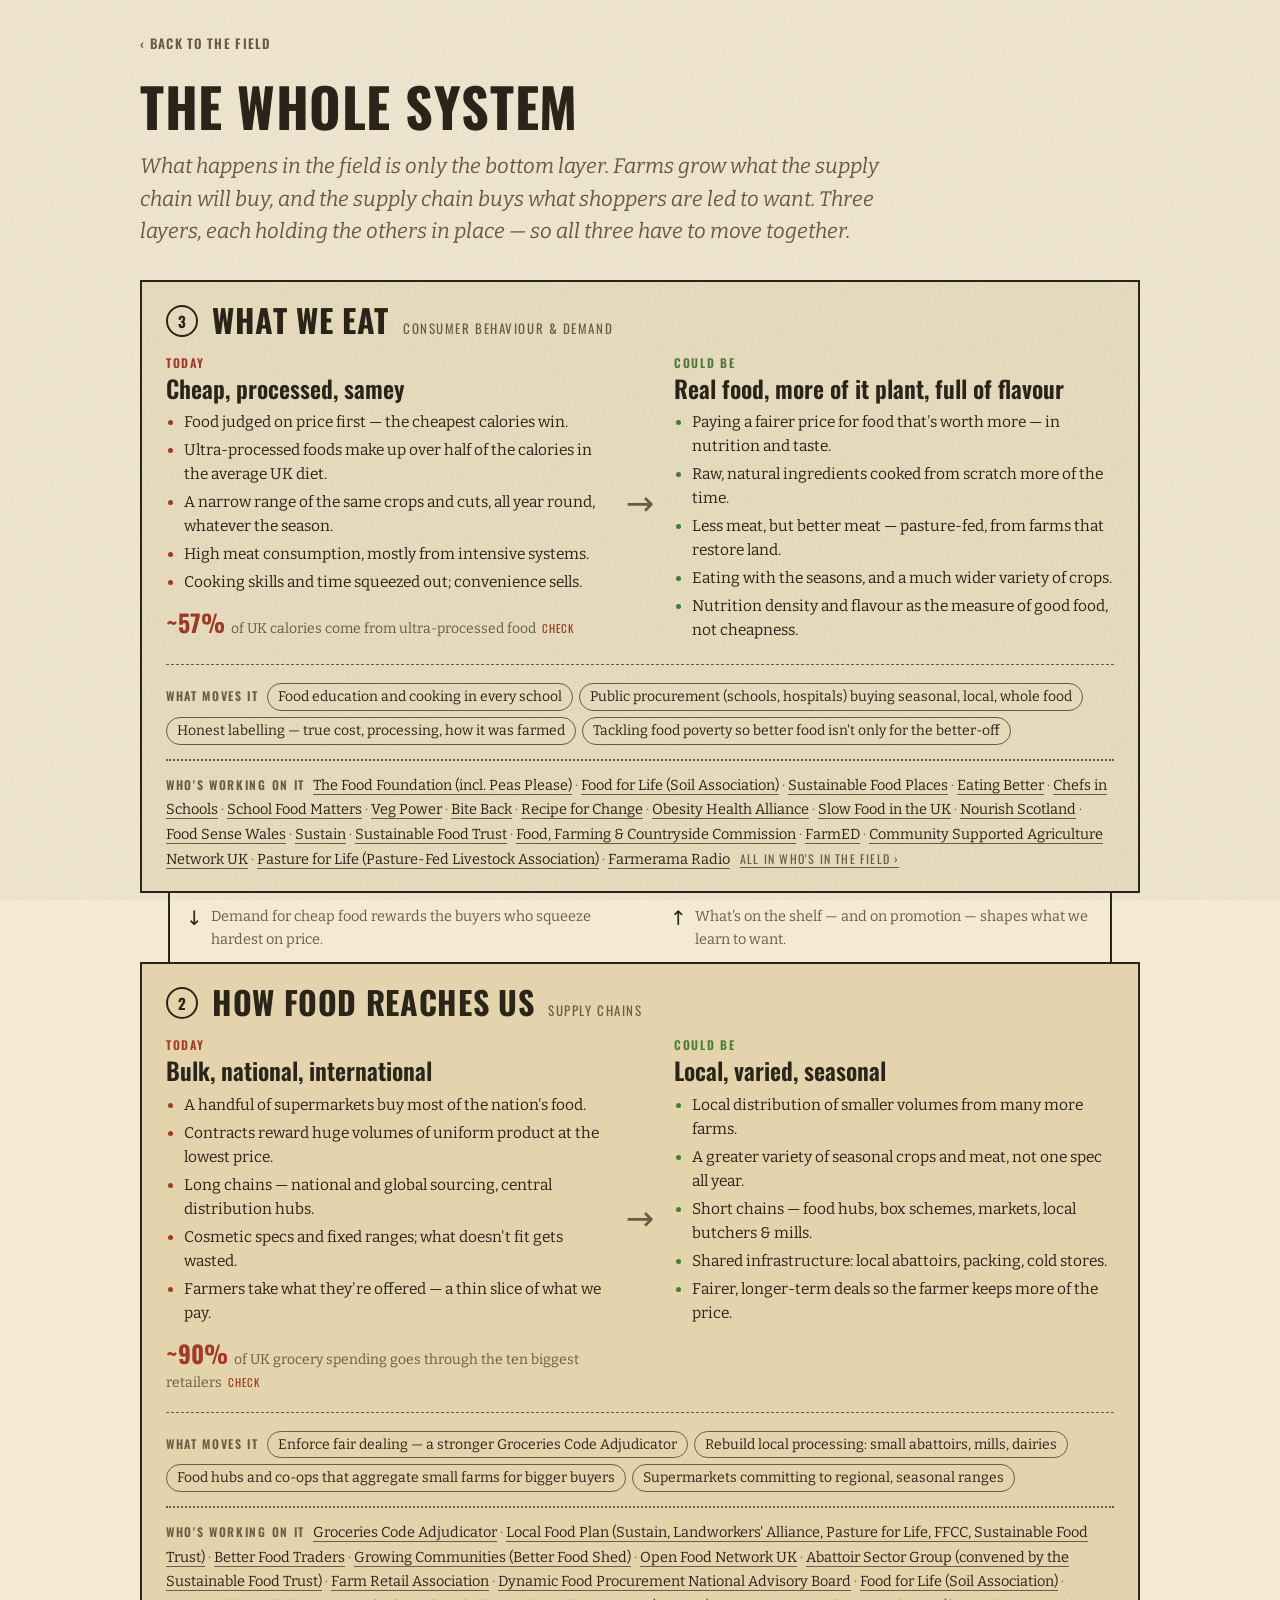
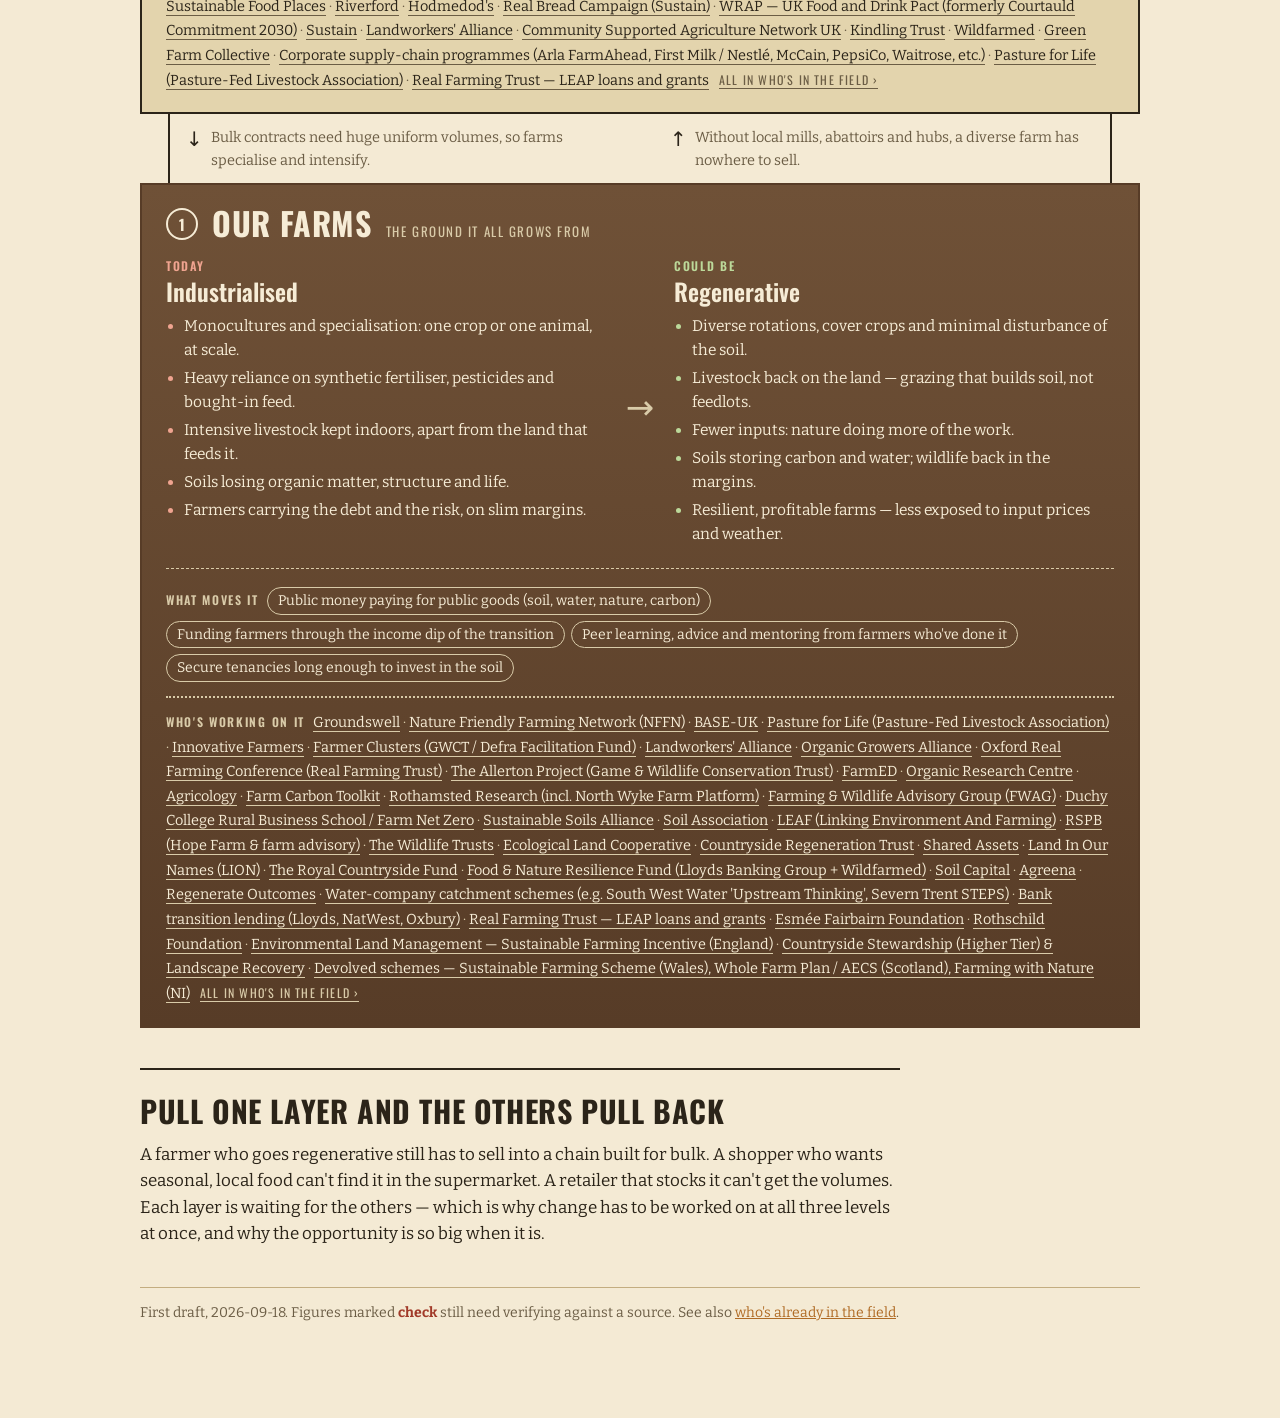
<file: systems.html>
<!doctype html>
<html lang="en-GB">
<head>
  <meta charset="utf-8">
  <meta name="viewport" content="width=device-width, initial-scale=1">
  <meta name="description" content="The wider system that has to change: our farms, the supply chains that buy from them, and the demand that drives both — from industrialised, bulk and cheap to regenerative, local and real.">
  <title>The whole system</title>

  <link rel="preconnect" href="https://fonts.googleapis.com">
  <link rel="preconnect" href="https://fonts.gstatic.com" crossorigin>
  <link rel="stylesheet"
    href="https://fonts.googleapis.com/css2?family=Bitter:ital,wght@0,400;0,600;0,700;1,400&family=Oswald:wght@400;500;600;700&display=swap">
  <link rel="stylesheet" href="css/styles.css">

  <!-- first-pass page, same spirit as organisations.html: styling kept local -->
  <style>
    .sys-page { max-width: 1040px; margin: 0 auto; padding: 32px 20px 80px; }
    .sys-foot a { color: var(--society); }
    .sys-page .fs-page-lede { max-width: 760px; margin-bottom: 32px; }

    /* ---- a layer: one band of the stack. Top = the plate, bottom = the soil */
    .sys-layer {
      --band: var(--paper-2); --txt: var(--ink); --dim: var(--ink-soft);
      --was: var(--harm); --will: var(--good); --rule: var(--ink);
      background: var(--band); color: var(--txt);
      border: 2px solid var(--rule);
      padding: 22px 24px 20px;
    }
    .sys-layer--supply { --band: var(--paper-3); }
    .sys-layer--farms {
      /* the soil — same theme-independent tokens the field uses */
      --band: var(--soil); --txt: var(--on-soil); --dim: var(--on-soil-dim);
      --was: #f0a490; --will: #bcd99a; --rule: var(--soil-2);
      background-image: linear-gradient(180deg, var(--soil) 0%, var(--soil-2) 100%);
    }

    .sys-head { display: flex; align-items: baseline; gap: 14px; flex-wrap: wrap; margin: 0 0 16px; }
    .sys-n {
      font-family: var(--font-display); font-weight: 700; font-size: 15px;
      width: 32px; height: 32px; line-height: 28px; text-align: center; flex: none;
      border: 2px solid currentColor; border-radius: 50%; align-self: center;
    }
    .sys-head h2 {
      font-family: var(--font-display); font-weight: 700; text-transform: uppercase;
      letter-spacing: 0.02em; font-size: clamp(22px, 3vw, 32px); line-height: 1; margin: 0;
    }
    .sys-kicker {
      font-family: var(--font-display); font-size: 13px; letter-spacing: 0.12em;
      text-transform: uppercase; color: var(--dim);
    }

    .sys-shift { display: grid; grid-template-columns: 1fr 44px 1fr; gap: 0 12px; align-items: start; }
    .sys-arrow {
      align-self: center; text-align: center; font-family: var(--font-display);
      font-size: 34px; line-height: 1; color: var(--dim);
    }
    .sys-side h3 {
      font-family: var(--font-display); font-weight: 600; font-size: 12px; letter-spacing: 0.14em;
      text-transform: uppercase; margin: 0 0 2px;
    }
    .sys-side--was h3 { color: var(--was); }
    .sys-side--will h3 { color: var(--will); }
    .sys-side .label {
      font-family: var(--font-display); font-weight: 600; font-size: clamp(19px, 2.2vw, 24px);
      line-height: 1.15; margin: 0 0 8px;
    }
    .sys-side ul { margin: 0; padding: 0 0 0 18px; font-size: 15.5px; }
    .sys-side li { margin: 0 0 4px; }
    .sys-side--was li::marker { color: var(--was); }
    .sys-side--will li::marker { color: var(--will); }
    .sys-stat { margin: 10px 0 0; font-size: 14px; color: var(--dim); }
    .sys-stat b { font-family: var(--font-display); font-size: 24px; color: var(--was); margin-right: 6px; }
    .sys-stat .check { font-family: var(--font-display); font-size: 11px; letter-spacing: 0.1em; text-transform: uppercase; color: var(--harm); margin-left: 6px; }
    .sys-layer--farms .sys-stat .check { color: var(--was); }

    .sys-levers { margin: 18px 0 0; padding-top: 12px; border-top: 1px dashed var(--dim); }
    .sys-levers h3 {
      display: inline; font-family: var(--font-display); font-weight: 600; font-size: 12px;
      letter-spacing: 0.14em; text-transform: uppercase; color: var(--dim); margin-right: 8px;
    }
    .sys-levers ul { display: inline; margin: 0; padding: 0; list-style: none; }
    .sys-levers li {
      display: inline-block; margin: 6px 6px 0 0; padding: 2px 10px; font-size: 14px;
      border: 1.5px solid var(--dim); border-radius: 14px;
    }

    /* who's working on it: names as a dotted-separated run of links */
    .sys-orgs { margin: 14px 0 0; padding-top: 12px; border-top: 2px dotted var(--dim); font-size: 14.5px; line-height: 1.7; }
    .sys-orgs h3 {
      display: inline; font-family: var(--font-display); font-weight: 600; font-size: 12px;
      letter-spacing: 0.14em; text-transform: uppercase; color: var(--dim); margin-right: 8px;
    }
    .sys-orgs ul { display: inline; margin: 0; padding: 0; list-style: none; }
    .sys-orgs li { display: inline; }
    .sys-orgs li + li::before { content: " · "; color: var(--dim); }
    .sys-orgs a { color: var(--txt); text-decoration: none; border-bottom: 1px solid var(--dim); }
    .sys-orgs a:hover { border-bottom-color: currentColor; }
    .sys-orgs .all { white-space: nowrap; margin-left: 10px; color: var(--dim); font-family: var(--font-display); font-size: 12px; letter-spacing: 0.1em; text-transform: uppercase; }
    .sys-orgs .all:hover { color: var(--txt); }

    /* ---- the push and pull between two layers */
    .sys-link {
      display: grid; grid-template-columns: 1fr 1fr; gap: 0 28px;
      margin: 0 28px; padding: 12px 0; border-left: 2px solid var(--ink); border-right: 2px solid var(--ink);
      font-size: 14.5px; color: var(--ink-soft);
    }
    .sys-link p { margin: 0; padding: 0 16px; display: flex; gap: 8px; }
    .sys-link span { font-family: var(--font-display); font-size: 20px; line-height: 1.1; color: var(--ink); flex: none; }

    .sys-close { margin: 40px 0 0; max-width: 760px; }
    .sys-close h2 {
      font-family: var(--font-display); font-weight: 700; text-transform: uppercase;
      letter-spacing: 0.02em; font-size: clamp(22px, 3vw, 30px); margin: 0 0 8px;
      padding-top: 18px; border-top: 2px solid var(--ink);
    }
    .sys-close p { font-size: 17px; margin: 0; }
    .sys-foot { margin-top: 40px; color: var(--ink-soft); font-size: 14px; border-top: 1px solid var(--line); padding-top: 14px; }

    @media (max-width: 700px) {
      .sys-layer { padding: 18px 16px; }
      .sys-shift { grid-template-columns: 1fr; }
      .sys-arrow { transform: rotate(90deg); margin: 10px 0; width: 34px; }
      .sys-link { grid-template-columns: 1fr; gap: 8px; margin: 0 16px; }
      .sys-link p { padding: 0 10px; }
    }
  </style>
</head>
<body class="fs-page-body">
  <div class="fs-grain" aria-hidden="true"></div>
  <main class="sys-page">
    <a class="fs-back" href="index.html">‹ Back to the field</a>
    <h1 class="fs-page-title" id="sys-title">The whole system</h1>
    <p class="fs-page-lede" id="sys-lede"></p>
    <div id="sys-stack"></div>
    <section class="sys-close" id="sys-close"></section>
    <p class="sys-foot">
      First draft, <span id="sys-date"></span>. Figures marked <b style="color:var(--harm)">check</b>
      still need verifying against a source. See also
      <a href="organisations.html">who's already in the field</a>.
    </p>
  </main>

  <script defer src="js/util.js"></script>
  <script defer src="data/organisations.js"></script>
  <script defer src="data/systems.js"></script>
  <script>
    /* inline scripts ignore `defer`, so wait for the deferred data files */
    document.addEventListener("DOMContentLoaded", function () {
      var D = window.FS && FS.systems;
      if (!D) return;
      var h = FS.h;

      document.getElementById("sys-title").textContent = D.title;
      document.getElementById("sys-lede").textContent = D.lede;
      document.getElementById("sys-date").textContent = D.updated;

      function side(kind, heading, s) {
        return h("div", { "class": "sys-side sys-side--" + kind },
          h("h3", { text: heading }),
          h("p", { "class": "label", text: s.label }),
          h("ul", {}, s.points.map(function (p) { return h("li", { text: p }); })),
          s.stat ? h("p", { "class": "sys-stat" },
            h("b", { text: s.stat.value }), s.stat.unit,
            s.stat.check ? h("span", { "class": "check", text: "check" }) : null) : null);
      }

      /* name -> organisation, from the Who's in the field data */
      var ORGS = {};
      ((FS.organisations && FS.organisations.categories) || []).forEach(function (c) {
        c.orgs.forEach(function (o) { ORGS[o.name] = o; });
      });

      function orgList(names) {
        var items = (names || []).map(function (n) {
          var o = ORGS[n];
          if (!o) { console.warn("systems: no organisation named", n); return null; }
          return h("li", {}, h("a", { href: o.url, target: "_blank", rel: "noopener", title: o.summary, text: o.name }));
        }).filter(Boolean);
        if (!items.length) return null;
        return h("div", { "class": "sys-orgs" },
          h("h3", { text: "Who's working on it" }),
          h("ul", {}, items),
          h("a", { "class": "all", href: "organisations.html", text: "All in Who's in the field ›" }));
      }

      function linkBetween(a, b) {
        var l = (D.links || []).filter(function (x) { return x.between[0] === a && x.between[1] === b; })[0];
        if (!l) return null;
        return h("div", { "class": "sys-link" },
          h("p", {}, h("span", { "aria-hidden": "true", text: "↓" }), l.down),
          h("p", {}, h("span", { "aria-hidden": "true", text: "↑" }), l.up));
      }

      var stack = document.getElementById("sys-stack");
      D.layers.forEach(function (L, i) {
        if (i > 0) stack.appendChild(linkBetween(D.layers[i - 1].id, L.id));
        stack.appendChild(h("section", { "class": "sys-layer sys-layer--" + L.id, id: L.id, "aria-label": "Layer " + L.n + ": " + L.name },
          h("div", { "class": "sys-head" },
            h("span", { "class": "sys-n", text: L.n }),
            h("h2", { text: L.name }),
            h("span", { "class": "sys-kicker", text: L.kicker })),
          h("div", { "class": "sys-shift" },
            side("was", "Today", L.today),
            h("div", { "class": "sys-arrow", "aria-hidden": "true", text: "→" }),
            side("will", "Could be", L.future)),
          h("div", { "class": "sys-levers" },
            h("h3", { text: "What moves it" }),
            h("ul", {}, L.levers.map(function (x) { return h("li", { text: x }); }))),
          orgList(L.orgs)));
      });

      if (D.closing) {
        var c = document.getElementById("sys-close");
        c.appendChild(h("h2", { text: D.closing.headline }));
        c.appendChild(h("p", { text: D.closing.text }));
      }
    });
  </script>
</body>
</html>
</file>
<file: css/styles.css>
/* styles.css — Food & Farming Systems
 * A hand-drawn field: food & farming is the ground, each impact area a plant.
 * Style homage to Clarkson's Farm — cream paper, ink line, slab display type,
 * earthy palette, rough edges, animated chapter cards. (Homage, not their
 * assets or logo.)
 * ------------------------------------------------------------------------- */

:root {
  --paper:   #f4ead4;
  --paper-2: #ece0c2;
  --paper-3: #e3d4ad;
  --ink:     #2b2419;
  --ink-soft:#6b5d45;
  --line:    #c3ad80;

  --sky-top: #e8e9de;
  --sky-bot: #dfe6dc;
  --hill-far:#bccaa9;
  --hill-mid:#a1b78a;
  --soil:    #6f5137;
  --soil-2:  #573c27;

  --planet:  #3f6b53;
  --society: #b06b25;
  --harm:    #a13a29;
  --good:    #4c7a37;
  --gold:    #c9912a;

  /* text that sits ON the brown soil — always light, in both themes
     (do NOT override these in the dark block) */
  --on-soil:     #f6ecd6;
  --on-soil-dim: #d9cba9;
  --root:        #b89f76;   /* fine roots / fungal threads on the dark soil */

  --header-h: 66px;

  /* the scene drawing's viewBox and soil line — keep in step with
     VB_W / VB_H / FIELD_Y in js/diagram.js */
  --vb-w: 1200;
  --vb-h: 720;
  --field-y: 510;
  /* px per viewBox unit, as the SVG ("meet") is actually drawn inside .fs-scene
     (a size container). Overlay text is sized in these units so it scales with
     the plants instead of the window width — no collisions on short, wide
     laptop screens. Only valid inside .fs-scene. */
  --u: min(100cqw / var(--vb-w), 100cqh / var(--vb-h));

  --font-display: "Oswald", "Arial Narrow", "Helvetica Neue Condensed", system-ui, sans-serif;
  --font-body: "Bitter", ui-serif, Georgia, "Times New Roman", serif;
}

@media (prefers-color-scheme: dark) {
  :root {
    --paper:   #241f17;
    --paper-2: #2c261b;
    --paper-3: #372f22;
    --ink:     #ece0c6;
    --ink-soft:#b7a988;
    --line:    #4b4030;

    --sky-top: #29303e;
    --sky-bot: #38403a;
    --hill-far:#33443a;
    --hill-mid:#3e5142;
    --soil:    #3e2d1e;
    --soil-2:  #2c2015;

    --planet:  #6ea888;
    --society: #d69a54;
    --harm:    #db7361;
    --good:    #7fae64;
    --gold:    #d8b25a;
  }
}

* { box-sizing: border-box; }
html, body { margin: 0; padding: 0; }
[hidden] { display: none !important; }

body {
  font-family: var(--font-body);
  background: var(--sky-top);
  color: var(--ink);
  line-height: 1.55;
  -webkit-font-smoothing: antialiased;
  min-height: 100vh;
}

.fs-defs { position: absolute; width: 0; height: 0; overflow: hidden; }

/* paper grain over everything */
.fs-grain {
  position: fixed;
  inset: 0;
  z-index: 9;
  pointer-events: none;
  opacity: 0.4;
  mix-blend-mode: multiply;
  background-image: url("data:image/svg+xml,%3Csvg xmlns='http://www.w3.org/2000/svg' width='140' height='140'%3E%3Cfilter id='n'%3E%3CfeTurbulence type='fractalNoise' baseFrequency='0.85' numOctaves='2' stitchTiles='stitch'/%3E%3C/filter%3E%3Crect width='100%25' height='100%25' filter='url(%23n)' opacity='0.55'/%3E%3C/svg%3E");
}
@media (prefers-color-scheme: dark) {
  .fs-grain { mix-blend-mode: overlay; opacity: 0.22; }
}

/* --------------------------------------------------------------- header */
.fs-header {
  position: sticky;
  top: 0;
  z-index: 20;
  display: flex;
  align-items: center;
  justify-content: space-between;
  gap: 16px;
  height: var(--header-h);
  padding: 0 20px;
  background: var(--paper);
  border-bottom: 2px solid var(--ink);
}
/* the regen-cycle strip (6:1) is the brand — it replaces the old text.
   Colours are baked in for the light paper, so in dark mode it sits on a
   small paper card or the black cow vanishes. content-box keeps that padding
   from eating into the drawing. */
.fs-logo { display: block; flex: none; height: 50px; width: auto; box-sizing: content-box; }
@media (prefers-color-scheme: dark) {
  .fs-logo { background: #f4ead4; border-radius: 3px; padding: 2px 4px; }
}
@media (max-width: 800px) { .fs-logo { height: 40px; } }
.fs-nav {
  display: flex;
  align-items: center;
  gap: 18px;
}
.fs-nav-link {
  font-family: var(--font-display);
  font-weight: 600;
  font-size: 13px;
  letter-spacing: 0.08em;
  text-transform: uppercase;
  white-space: nowrap;
  color: var(--ink);
  text-decoration: none;
  border-bottom: 2px solid var(--society);
  padding-bottom: 2px;
}
.fs-nav-link:hover { color: var(--society); }

.fs-mode {
  display: inline-flex;
  border: 2px solid var(--ink);
  background: var(--paper);
}
.fs-mode button {
  appearance: none;
  border: 0;
  background: transparent;
  color: var(--ink);
  font-family: var(--font-display);
  font-weight: 600;
  font-size: 13px;
  letter-spacing: 0.08em;
  text-transform: uppercase;
  padding: 8px 15px;
  cursor: pointer;
}
.fs-mode button + button { border-left: 2px solid var(--ink); }
.fs-mode button.is-active { background: var(--ink); color: var(--paper); }

/* ---------------------------------------------------------------- scene */
.fs-scene {
  position: relative;
  width: 100%;
  /* an explicit height, not min-height: cqh units resolve to 0 against a
     size container that only has a min-height */
  height: calc(100vh - var(--header-h));
  height: calc(100dvh - var(--header-h));
  background: var(--sky-top);
  overflow: hidden;
  container-type: size;   /* unset <=640px, where the scene flows as a list */
}
.fs-field { position: absolute; inset: 0; }
.fs-svg {
  position: absolute;
  inset: 0;
  width: 100%;
  height: 100%;
  display: block;
}

/* intro — the paragraph then, as the closing line on the soil, the title */
.fs-intro {
  position: absolute;
  left: 0;
  right: 0;
  /* from just below the soil line to the bottom of the scene */
  top: calc(50cqh + (var(--field-y) - var(--vb-h) / 2 + 14) * var(--u));
  bottom: 0;
  display: flex;
  flex-direction: column;
  align-items: center;
  justify-content: center;
  gap: calc(12 * var(--u));
  padding: 0 24px calc(10 * var(--u));
  text-align: center;
  z-index: 4;
  pointer-events: none;
  /* soil-tinted halo so the text stays readable over the stems and roots,
     without a box hiding them */
  text-shadow:
    0 0 12px var(--soil), 0 0 12px var(--soil),
    0 0 6px var(--soil), 0 2px 5px rgba(0, 0, 0, 0.55);
  transition: opacity 0.35s;
}
.fs-title {
  font-family: var(--font-display);
  font-weight: 700;
  text-transform: uppercase;
  letter-spacing: 0.03em;
  font-size: max(24px, 40 * var(--u));
  line-height: 1.05;
  margin: 0;
  color: var(--on-soil);
}
.fs-lede {
  max-width: calc(1040 * var(--u));
  font-size: max(14px, 19 * var(--u));
  line-height: 1.45;
  color: var(--on-soil);       /* same as the .fs-title line below it */
  margin: 0;
}
body.detail-open .fs-intro,
body.is-movie .fs-intro { opacity: 0; }

/* the statement, midway between THE PLANET / SOCIETY and the plant titles */
.fs-banner {
  position: absolute;
  left: 0;
  right: 0;
  top: calc(50cqh + (84 - var(--vb-h) / 2) * var(--u));
  margin: 0;
  padding: 0 5vw;
  text-align: center;
  z-index: 3;
  pointer-events: none;
  font-family: var(--font-display);
  font-weight: 700;
  text-transform: uppercase;
  letter-spacing: 0.02em;
  line-height: 1.08;
  font-size: max(18px, 36 * var(--u));   /* only just bigger than the section titles */
  color: var(--ink);
  text-shadow: 0 2px 16px var(--sky-top), 0 1px 3px var(--sky-top);
  transition: opacity 0.35s;
}
body.detail-open .fs-banner,
body.is-movie .fs-banner { opacity: 0; }

/* THE PLANET / SOCIETY — HTML overlay so the SVG's top-crop can't hide them */
.fs-groups {
  position: absolute;
  /* spans the drawing, each heading centred over its own plants */
  left: calc(50cqw - var(--vb-w) / 2 * var(--u));
  width: calc(var(--vb-w) * var(--u));
  top: calc(50cqh + (12 - var(--vb-h) / 2) * var(--u));
  z-index: 3;
  pointer-events: none;
  transition: opacity 0.3s;
}
.fs-group-tag {
  position: absolute;
  top: 0;
  transform: translateX(-50%);
  white-space: nowrap;
  font-family: var(--font-display);
  font-weight: 700;
  font-size: max(17px, 34 * var(--u));
  line-height: 1.2;
  letter-spacing: 0.18em;
  text-transform: uppercase;
  padding-bottom: 0.34em;
}
/* centred over each group's plants (viewBox x of their middle / 1200) */
.fs-group-tag--planet { color: var(--planet); left: 25.75%; }
.fs-group-tag--society { color: var(--society); left: 75.5%; text-align: right; }
.fs-group-tag::after {
  content: "";
  position: absolute;
  left: 0;
  bottom: 0;
  width: 2.4em;
  height: 0.27em;
  background-color: currentColor;
  -webkit-mask: url("data:image/svg+xml,%3Csvg xmlns='http://www.w3.org/2000/svg' width='120' height='10'%3E%3Cpath d='M2,6 C30,1 55,10 80,5 S112,4 118,7' fill='none' stroke='black' stroke-width='3.4' stroke-linecap='round'/%3E%3C/svg%3E") no-repeat left center / 100% 100%;
  mask: url("data:image/svg+xml,%3Csvg xmlns='http://www.w3.org/2000/svg' width='120' height='10'%3E%3Cpath d='M2,6 C30,1 55,10 80,5 S112,4 118,7' fill='none' stroke='black' stroke-width='3.4' stroke-linecap='round'/%3E%3C/svg%3E") no-repeat left center / 100% 100%;
}
.fs-group-tag--society::after { left: auto; right: 0; }
body.detail-open .fs-groups,
body.is-movie .fs-groups { opacity: 0; }

/* --------------------------------------------------- SVG scene furniture */
.fs-sky { fill: var(--sky-top); }
.fs-haze { fill: var(--sky-bot); opacity: 0.55; }

.fs-hills { filter: url(#rough); }
.fs-hill--far { fill: var(--hill-far); }
.fs-hill--mid { fill: var(--hill-mid); }

.fs-soil-fill { fill: var(--soil); }
.fs-furrow { stroke: var(--soil-2); fill: none; stroke-linecap: round; opacity: 0.75; }
.fs-soil-edge { stroke: var(--ink); stroke-width: 3.5; fill: none; filter: url(#rough); }
.fs-tufts path { stroke: var(--good); stroke-width: 2.6; fill: none; stroke-linecap: round; }

/* life in the soil (worms + tiny creatures removed for now) */
.fs-hyphae { fill: none; stroke: var(--root); stroke-width: 0.7; stroke-linecap: round; opacity: 0.35; }

.fs-fieldname {
  fill: var(--on-soil);
  font-family: var(--font-display);
  font-weight: 700;
  font-size: 46px;
  letter-spacing: 0.06em;
  text-anchor: middle;
  paint-order: stroke;
  stroke: var(--soil-2);
  stroke-width: 5;
  opacity: 0;                       /* hidden at rest — the intro sits here instead */
  transition: opacity 0.22s;
}
#diagram.has-focus .fs-fieldname { opacity: 1; }

/* ---------------------------------------------------------------- plants */
.fs-plant {
  cursor: pointer;
  transition: transform 0.6s cubic-bezier(0.22, 0.68, 0.2, 1);
}
.fs-plant:focus-visible { outline: none; }
.fs-plant-body {
  transform-box: fill-box;
  transform-origin: 50% 100%;
  transition: transform 0.5s cubic-bezier(0.3, 0.7, 0.2, 1), opacity 0.4s;
  filter: url(#rough);
}
.fs-roots {
  transform-box: fill-box;
  transform-origin: 50% 0%;     /* top of the root bbox ≈ the soil surface */
  transition: transform 0.5s cubic-bezier(0.3, 0.7, 0.2, 1), opacity 0.4s;
}
.fs-taproot { fill: none; stroke: var(--root); stroke-width: 1.1; stroke-linecap: round; opacity: 0.9; }
.fs-rootlet { fill: none; stroke: var(--root); stroke-width: 0.7; stroke-linecap: round; opacity: 0.75; }
.fs-roothair { fill: none; stroke: var(--root); stroke-width: 0.45; stroke-linecap: round; opacity: 0.5; }

/* each plant takes its group colour: leaves full strength, petals softened */
.fs-plant { --leaf: var(--good); }
.fs-plant[data-group="planet"] { --leaf: var(--planet); }
.fs-plant[data-group="society"] { --leaf: var(--society); }

.fs-stem { fill: var(--ink); }
.fs-leaf { fill: var(--leaf); stroke: var(--ink); stroke-width: 2.2; stroke-linejoin: round; }
.fs-leaf-rib { fill: none; stroke: var(--ink); stroke-width: 1.3; stroke-linecap: round; opacity: 0.55; }

.fs-petals {
  transform-box: view-box;
  transition: transform 0.6s cubic-bezier(0.3, 0.7, 0.2, 1);
}
.fs-petal {
  fill: color-mix(in srgb, var(--leaf) 45%, var(--paper));
  stroke: var(--ink);
  stroke-width: 2.2;
  stroke-linejoin: round;
}
.fs-head-disc {
  fill: color-mix(in srgb, var(--leaf) 12%, var(--paper));
  stroke: var(--ink);
  stroke-width: 3.5;
}
.fs-glyph { stroke: var(--ink); }

.fs-plant-label {
  fill: var(--ink);
  font-family: var(--font-display);
  font-weight: 600;
  font-size: 19px;
  letter-spacing: 0.04em;
  text-transform: uppercase;
  text-anchor: middle;
}

@media (hover: hover) {
  .fs-plant:not(.is-focused):hover .fs-plant-body,
  .fs-plant:not(.is-focused):focus-visible .fs-plant-body { transform: rotate(1.6deg); }
  .fs-plant:not(.is-focused):hover .fs-head-disc { stroke-width: 5; }
  .fs-plant:not(.is-focused):hover .fs-petals { transform: rotate(14deg); }
}

/* focus: chosen plant scales down centre-stage, the rest retract into soil */
#diagram.has-focus .fs-plant:not(.is-focused) { pointer-events: none; }
#diagram.has-focus .fs-plant:not(.is-focused) .fs-plant-body {
  transform: scaleY(0.02);
  opacity: 0;
}
#diagram.has-focus .fs-plant:not(.is-focused) .fs-roots {
  transform: scaleY(0.03);
  opacity: 0;
}
#diagram.has-focus .fs-plant.is-focused .fs-plant-body { transform: scale(0.6); }
#diagram.has-focus .fs-plant.is-focused .fs-roots { transform: scale(0.6); }
/* the rough filter matters only at rest in the full field — drop it while a
   plant is focused so the retract/scale transitions stay smooth */
#diagram.has-focus .fs-plant-body { filter: none; }

/* ------------------------------------------------------ accordion (mobile) */
#diagram:has(.fs-acc-group) { position: static; padding: 8px 16px 40px; }
.fs-acc-group { margin: 0 0 18px; }
.fs-acc-group h3 {
  margin: 0 0 10px;
  font-family: var(--font-display);
  font-size: 13px;
  letter-spacing: 0.18em;
  text-transform: uppercase;
  color: var(--ink-soft);
}
.fs-acc-row {
  display: flex;
  align-items: center;
  gap: 12px;
  width: 100%;
  padding: 14px 16px;
  margin-bottom: 8px;
  background: var(--paper);
  border: 2px solid var(--ink);
  font-family: var(--font-display);
  font-weight: 600;
  font-size: 16px;
  letter-spacing: 0.03em;
  text-transform: uppercase;
  color: var(--ink);
  text-align: left;
  cursor: pointer;
}
.fs-acc-ic { display: inline-flex; }
.fs-acc-ic .fs-glyph { stroke: var(--ink); }
.fs-acc-lbl { flex: 1; }
.fs-acc-chev { color: var(--ink-soft); transition: transform 0.2s; }
.fs-acc-row.is-active { background: var(--ink); color: var(--paper); }
.fs-acc-row.is-active .fs-acc-ic .fs-glyph { stroke: var(--paper); }
.fs-acc-row.is-active .fs-acc-chev { color: var(--paper); transform: rotate(90deg); }

/* ------------------------------------------------- detail: the top splits */
.fs-detail {
  position: absolute;
  inset: 0;
  /* the sky; the soil stays clear below */
  bottom: calc(50cqh - (var(--field-y) - var(--vb-h) / 2) * var(--u));
  overflow-y: auto;
  overscroll-behavior: contain;
  z-index: 6;
  padding: 26px clamp(18px, 6vw, 72px) 48px;
  opacity: 0;
  pointer-events: none;
  /* a wash so text stays readable over the illustration — not a box.
     mostly solid, fading only at the very bottom into the field */
  background: linear-gradient(to bottom, var(--paper) 0%, var(--paper) 74%, transparent 100%);
  transition: opacity 0.3s;
}
.fs-detail.is-open { opacity: 1; pointer-events: auto; }

.fs-detail-inner { position: relative; max-width: 1120px; margin: 0 auto; }

.fs-detail-back {
  appearance: none;
  border: 0;
  background: none;
  padding: 0;
  margin: 0 0 10px;
  color: var(--ink-soft);
  font-family: var(--font-display);
  font-weight: 600;
  font-size: 13px;
  letter-spacing: 0.1em;
  text-transform: uppercase;
  cursor: pointer;
}
.fs-detail-back:hover { color: var(--ink); }
body.is-movie .fs-detail-back { display: none; }

.fs-detail-head { text-align: center; margin: 0 0 26px; }
.fs-eyebrow {
  margin: 0 0 6px;
  font-family: var(--font-display);
  font-size: 13px;
  font-weight: 700;
  letter-spacing: 0.2em;
  text-transform: uppercase;
  color: var(--society);
}
.fs-detail-title {
  margin: 0 0 10px;
  font-family: var(--font-display);
  font-weight: 700;
  text-transform: uppercase;
  letter-spacing: 0.01em;
  font-size: clamp(28px, 4.4vw, 44px);
  line-height: 1.05;
  filter: url(#rough);            /* hand-inked wobble, like the drawn labels */
}
.fs-detail-summary {
  margin: 0 auto;
  max-width: 660px;
  color: var(--ink-soft);
  font-style: italic;
  font-size: clamp(16px, 1.9vw, 19px);
  line-height: 1.5;
}

.fs-split {
  position: relative;
  display: grid;
  /* minmax(0, …): a long unbreakable figure mustn't widen one column and
     push the centre line off true */
  grid-template-columns: minmax(0, 1fr) minmax(0, 1fr);
  gap: clamp(24px, 6vw, 76px);
}
.fs-split::before {
  content: "";
  position: absolute;
  top: 4px;
  bottom: 4px;
  left: 50%;
  width: 1px;
  background: var(--line);
  transform: scaleY(0);
  transform-origin: top;
  transition: transform 0.5s ease 0.12s;
}
.fs-detail.is-open .fs-split::before { transform: scaleY(1); }

.fs-side {
  opacity: 0;
  transition: opacity 0.4s ease, transform 0.4s ease;
}
.fs-side--today { transform: translateX(-14px); }
.fs-side--opp { transform: translateX(14px); }
.fs-detail.is-open .fs-side { opacity: 1; transform: none; }
.fs-detail.is-open .fs-side--today { transition-delay: 0.06s; }
.fs-detail.is-open .fs-side--opp { transition-delay: 0.12s; }

.fs-side-title {
  position: relative;
  margin: 0 0 14px;
  padding-bottom: 12px;
  font-family: var(--font-display);
  font-weight: 700;
  text-transform: uppercase;
  letter-spacing: 0.02em;
  font-size: clamp(26px, 4vw, 42px);
  line-height: 1.04;
  filter: url(#rough);
}
/* a rough drawn underline in the side's own colour */
.fs-side-title::after {
  content: "";
  position: absolute;
  left: 0;
  bottom: 0;
  width: 2.4em;
  height: 9px;
  background-color: currentColor;
  -webkit-mask: url("data:image/svg+xml,%3Csvg xmlns='http://www.w3.org/2000/svg' width='120' height='10'%3E%3Cpath d='M2,6 C30,1 55,10 80,5 S112,4 118,7' fill='none' stroke='black' stroke-width='3.4' stroke-linecap='round'/%3E%3C/svg%3E") no-repeat left center / 100% 100%;
  mask: url("data:image/svg+xml,%3Csvg xmlns='http://www.w3.org/2000/svg' width='120' height='10'%3E%3Cpath d='M2,6 C30,1 55,10 80,5 S112,4 118,7' fill='none' stroke='black' stroke-width='3.4' stroke-linecap='round'/%3E%3C/svg%3E") no-repeat left center / 100% 100%;
}
.fs-side--today .fs-side-title { color: var(--harm); }
.fs-side--opp .fs-side-title { color: var(--good); }

.fs-side-lead {
  margin: 0 0 16px;
  font-size: clamp(15px, 1.8vw, 17px);
  font-style: italic;
  color: var(--ink-soft);
}
.fs-para {
  margin: 0 0 16px;
  font-size: clamp(16.5px, 1.9vw, 18px);
  line-height: 1.62;
}
.fs-figure {
  font-family: var(--font-display);
  font-weight: 600;
  font-size: 1.02em;
  letter-spacing: 0.01em;
}
.fs-side--today .fs-figure { color: var(--harm); }
.fs-side--opp .fs-figure { color: var(--good); }

.fs-shift {
  max-width: 720px;
  margin: 30px auto 0;
  text-align: center;
  font-size: clamp(16px, 2vw, 19px);
  font-style: italic;
  line-height: 1.5;
}
.fs-shift-tag {
  display: block;
  font-family: var(--font-display);
  font-size: 12px;
  font-weight: 700;
  letter-spacing: 0.18em;
  text-transform: uppercase;
  font-style: normal;
  color: var(--gold);
  margin-bottom: 5px;
}

.fs-sources-wrap { max-width: 720px; margin: 28px auto 0; }
.fs-sources-wrap h4 {
  margin: 0 0 7px;
  font-family: var(--font-display);
  font-size: 12px;
  letter-spacing: 0.16em;
  text-transform: uppercase;
  color: var(--ink-soft);
}
.fs-sources { margin: 0; padding-left: 18px; font-size: 13px; line-height: 1.5; color: var(--ink-soft); }
.fs-sources li { margin: 5px 0; }
.fs-sources a { color: var(--society); }

@media (min-width: 1200px) {
  .fs-para { font-size: 19px; }
  .fs-side-lead { font-size: 18px; }
}

.fs-detail-inner.emph-today .fs-side--opp,
.fs-detail-inner.emph-opp .fs-side--today { opacity: 0.4; }

/* -------------------------------------------------------- movie: caption */
.fs-caption {
  position: fixed;
  left: 0;
  right: 0;
  bottom: 74px;
  z-index: 30;
  display: flex;
  flex-direction: column;
  align-items: center;
  gap: 9px;
  padding: 0 20px;
  pointer-events: none;
}
.fs-caption-inner {
  max-width: 760px;
  background: var(--ink);
  color: var(--paper);
  padding: 13px 22px;
  text-align: center;
  font-family: var(--font-body);
  font-size: clamp(15px, 2.1vw, 20px);
}
.fs-caption-prog { width: min(760px, 92vw); height: 4px; background: var(--line); overflow: hidden; }
.fs-caption-prog i { display: block; height: 100%; width: 0; background: var(--gold); }

/* ------------------------------------------------------- movie: playback */
.fs-playback {
  position: fixed;
  left: 0;
  right: 0;
  bottom: 0;
  z-index: 31;
  display: flex;
  align-items: center;
  gap: 12px;
  padding: 11px 20px;
  background: var(--paper);
  border-top: 2px solid var(--ink);
}
.fs-playback button {
  appearance: none;
  border: 2px solid var(--ink);
  background: var(--paper);
  color: var(--ink);
  font-size: 15px;
  padding: 6px 11px;
  cursor: pointer;
  line-height: 1;
}
.fs-playback button.fs-play { background: var(--ink); color: var(--paper); }
.fs-playback .fs-scrub { flex: 1; accent-color: var(--society); }
.fs-playback .fs-time {
  font-family: var(--font-display);
  font-variant-numeric: tabular-nums;
  font-size: 13px;
  color: var(--ink-soft);
  min-width: 52px;
  text-align: center;
}

/* --------------------------------------------------- movie: chapter card */
.fs-chapter {
  position: fixed;
  inset: 0;
  z-index: 60;
  display: grid;
  place-items: center;
  background: rgba(30, 24, 14, 0);
  transition: background 0.28s;
}
.fs-chapter.is-in { background: rgba(30, 24, 14, 0.3); }
.fs-chapter.is-out { background: rgba(30, 24, 14, 0); }

.fs-chapter-card {
  position: relative;
  overflow: hidden;
  background: var(--paper);
  border: 2px solid var(--ink);
  box-shadow: 9px 11px 0 rgba(20, 16, 8, 0.28);
  padding: 34px 56px 40px;
  text-align: center;
  max-width: 86vw;
  opacity: 0;
  transform: translateY(28px) rotate(-2deg);
}
.fs-chapter.is-in .fs-chapter-card {
  opacity: 1;
  transform: translateY(0) rotate(-1deg);
  transition: opacity 0.3s, transform 0.46s cubic-bezier(0.2, 0.8, 0.2, 1.05);
}
.fs-chapter.is-out .fs-chapter-card {
  opacity: 0;
  transform: translateY(-12px) rotate(-1deg);
  transition: opacity 0.28s, transform 0.28s;
}

.fs-chapter-num {
  display: block;
  font-family: var(--font-display);
  font-weight: 700;
  font-size: 60px;
  line-height: 1;
  color: var(--gold);
}
.fs-chapter-kicker {
  display: block;
  font-family: var(--font-display);
  font-weight: 600;
  font-size: 13px;
  letter-spacing: 0.22em;
  text-transform: uppercase;
  color: var(--ink-soft);
  margin-top: 8px;
}
.fs-chapter-title {
  margin: 4px 0 12px;
  font-family: var(--font-display);
  font-weight: 700;
  text-transform: uppercase;
  letter-spacing: 0.02em;
  font-size: clamp(28px, 6vw, 52px);
  line-height: 1.05;
  color: var(--ink);
}
.fs-chapter-rule { display: block; width: 240px; max-width: 60vw; height: 12px; margin: 0 auto; }
.fs-chapter-rule-path {
  stroke: var(--ink);
  stroke-dasharray: 260;
  stroke-dashoffset: 260;
}
.fs-chapter.is-in .fs-chapter-rule-path {
  stroke-dashoffset: 0;
  transition: stroke-dashoffset 0.6s ease 0.16s;
}
.fs-chapter-critter {
  position: absolute;
  left: -64px;
  bottom: 12px;
  width: 54px;
  height: 36px;
  stroke: var(--ink);
}
.fs-chapter.is-in .fs-chapter-critter { animation: fs-drive 1.7s ease-in-out 0.25s both; }
@keyframes fs-drive { to { left: calc(100% + 64px); } }

/* --------------------------------------------------------------- responsive */
@media (max-width: 760px) {
  .fs-split { grid-template-columns: 1fr; gap: 22px; }
  .fs-split::before { display: none; }
  .fs-side--today, .fs-side--opp { transform: translateY(10px); }
}

/* the one-row header needs ~700px: below that, logo + mode toggle on top and
   the page links underneath */
@media (max-width: 720px) {
  :root { --header-h: 86px; }
  .fs-header {
    flex-wrap: wrap;
    align-content: center;
    justify-content: flex-start;
    gap: 8px 16px;
    padding: 0 12px;
  }
  .fs-header::after { content: ""; order: 1; flex-basis: 100%; height: 0; }  /* row break */
  .fs-logo { height: 24px; }   /* about the width the old brand text took */
  .fs-nav { display: contents; }
  .fs-mode { order: 1; margin-left: auto; }
  .fs-nav-link { order: 2; font-size: 11px; letter-spacing: 0.06em; }
  .fs-mode button { padding: 7px 9px; font-size: 11px; letter-spacing: 0.04em; }
}

@media (max-width: 640px) {

  .fs-scene { height: auto; overflow: visible; container-type: normal; }
  .fs-field { position: static; }
  .fs-groups { display: none; }  /* the accordion has its own group headings */
  .fs-banner { display: none; }  /* DOM order puts it after the list; intro carries the message */
  .fs-intro {
    position: static; height: auto; display: block;
    padding: 16px 16px 4px; text-shadow: none;
  }
  .fs-intro .fs-title { color: var(--ink); margin-top: 10px; }
  .fs-intro .fs-lede { color: var(--ink); }
  .fs-detail { position: fixed; inset: var(--header-h) 0 0 0; background: var(--paper); }
  .fs-lede { max-width: none; font-size: 16px; }
  .fs-intro .fs-title { font-size: 26px; }
}

/* --------------------------------------------------- reduced motion */
@media (prefers-reduced-motion: reduce) {
  .fs-plant, .fs-plant-body, .fs-roots, .fs-petals, .fs-detail, .fs-intro, .fs-banner, .fs-fieldname,
  .fs-side, .fs-split::before, .fs-chapter, .fs-chapter-card,
  .fs-chapter-rule-path, .fs-acc-chev {
    transition: none !important;
  }
  .fs-chapter-critter { animation: none !important; }
  .fs-side { transform: none !important; }
  .fs-split::before { transform: scaleY(1) !important; }
  .fs-chapter-card { transform: none !important; }
  .fs-chapter.is-in .fs-chapter-card { transform: none !important; }
  .fs-chapter-rule-path { stroke-dashoffset: 0 !important; }
}

/* ------------------------------------------------ subpages (mission, orgs) */
/* the styled "‹ Back to the field" link, matching the detail panel's */
.fs-back {
  display: inline-block;
  margin: 0 0 22px;
  padding-bottom: 2px;
  font-family: var(--font-display);
  font-weight: 600;
  font-size: 13px;
  letter-spacing: 0.1em;
  text-transform: uppercase;
  color: var(--ink-soft);
  text-decoration: none;
  border-bottom: 2px solid transparent;
  transition: color 0.15s, border-color 0.15s;
}
.fs-back:hover,
.fs-back:focus-visible { color: var(--ink); border-bottom-color: var(--society); }

.fs-page-body { background: var(--paper); }
.fs-page { max-width: 820px; margin: 0 auto; padding: 32px 20px 80px; }

.fs-page-head { margin: 0 0 40px; }
.fs-page-title {
  margin: 0 0 16px;
  font-family: var(--font-display);
  font-weight: 700;
  text-transform: uppercase;
  letter-spacing: 0.01em;
  font-size: clamp(32px, 5.4vw, 54px);
  line-height: 1.02;
}
.fs-page-lede {
  margin: 0;
  font-size: clamp(18px, 2.2vw, 21px);
  line-height: 1.55;
  color: var(--ink-soft);
  font-style: italic;
}

.fs-page-sec { margin: 0 0 40px; }
.fs-page-sec p { margin: 0 0 14px; font-size: 17.5px; line-height: 1.65; }
.fs-page-h2 {
  position: relative;
  margin: 0 0 16px;
  padding-bottom: 12px;
  font-family: var(--font-display);
  font-weight: 700;
  text-transform: uppercase;
  letter-spacing: 0.02em;
  font-size: clamp(24px, 3.2vw, 32px);
  line-height: 1.1;
  color: var(--planet);
}
/* the same rough drawn underline as the Today / Opportunity titles */
.fs-page-h2::after {
  content: "";
  position: absolute;
  left: 0;
  bottom: 0;
  width: 2.4em;
  height: 9px;
  background-color: currentColor;
  -webkit-mask: url("data:image/svg+xml,%3Csvg xmlns='http://www.w3.org/2000/svg' width='120' height='10'%3E%3Cpath d='M2,6 C30,1 55,10 80,5 S112,4 118,7' fill='none' stroke='black' stroke-width='3.4' stroke-linecap='round'/%3E%3C/svg%3E") no-repeat left center / 100% 100%;
  mask: url("data:image/svg+xml,%3Csvg xmlns='http://www.w3.org/2000/svg' width='120' height='10'%3E%3Cpath d='M2,6 C30,1 55,10 80,5 S112,4 118,7' fill='none' stroke='black' stroke-width='3.4' stroke-linecap='round'/%3E%3C/svg%3E") no-repeat left center / 100% 100%;
}

/* numbered aims, big gold numerals like the chapter cards */
.fs-aims { list-style: none; margin: 0; padding: 0; counter-reset: aim; display: grid; gap: 22px; }
.fs-aims li {
  counter-increment: aim;
  display: grid;
  grid-template-columns: 56px 1fr;
  column-gap: 16px;
  padding-top: 18px;
  border-top: 1px solid var(--line);
}
.fs-aims li::before {
  content: counter(aim);
  grid-row: span 2;
  font-family: var(--font-display);
  font-weight: 700;
  font-size: 46px;
  line-height: 0.95;
  color: var(--gold);
}
.fs-aims h3 {
  margin: 0 0 4px;
  font-family: var(--font-display);
  font-weight: 600;
  font-size: 21px;
  letter-spacing: 0.03em;
  text-transform: uppercase;
}
.fs-aims p { margin: 0; }

.fs-principles { margin: 0; padding-left: 20px; }
.fs-principles li { margin: 0 0 12px; font-size: 17.5px; line-height: 1.6; }
.fs-principles li::marker { color: var(--society); }
.fs-principles b { font-weight: 700; }

.fs-page-next {
  display: grid;
  grid-template-columns: 1fr 1fr;
  gap: 16px;
  margin-top: 48px;
}
.fs-page-card {
  display: block;
  padding: 18px 20px;
  border: 2px solid var(--ink);
  background: var(--paper);
  box-shadow: 5px 6px 0 color-mix(in srgb, var(--ink) 22%, transparent);
  color: var(--ink);
  text-decoration: none;
  transition: transform 0.15s, box-shadow 0.15s;
}
.fs-page-card:hover,
.fs-page-card:focus-visible {
  transform: translate(-2px, -2px);
  box-shadow: 7px 8px 0 color-mix(in srgb, var(--ink) 28%, transparent);
}
.fs-page-card-kicker {
  display: block;
  font-family: var(--font-display);
  font-size: 12px;
  font-weight: 600;
  letter-spacing: 0.18em;
  text-transform: uppercase;
  color: var(--society);
}
.fs-page-card-title {
  display: block;
  margin-top: 4px;
  font-family: var(--font-display);
  font-weight: 700;
  font-size: 22px;
  letter-spacing: 0.02em;
  text-transform: uppercase;
}
@media (max-width: 560px) {
  .fs-page-next { grid-template-columns: 1fr; }
  .fs-aims li { grid-template-columns: 40px 1fr; column-gap: 12px; }
  .fs-aims li::before { font-size: 36px; }
}
</file>
